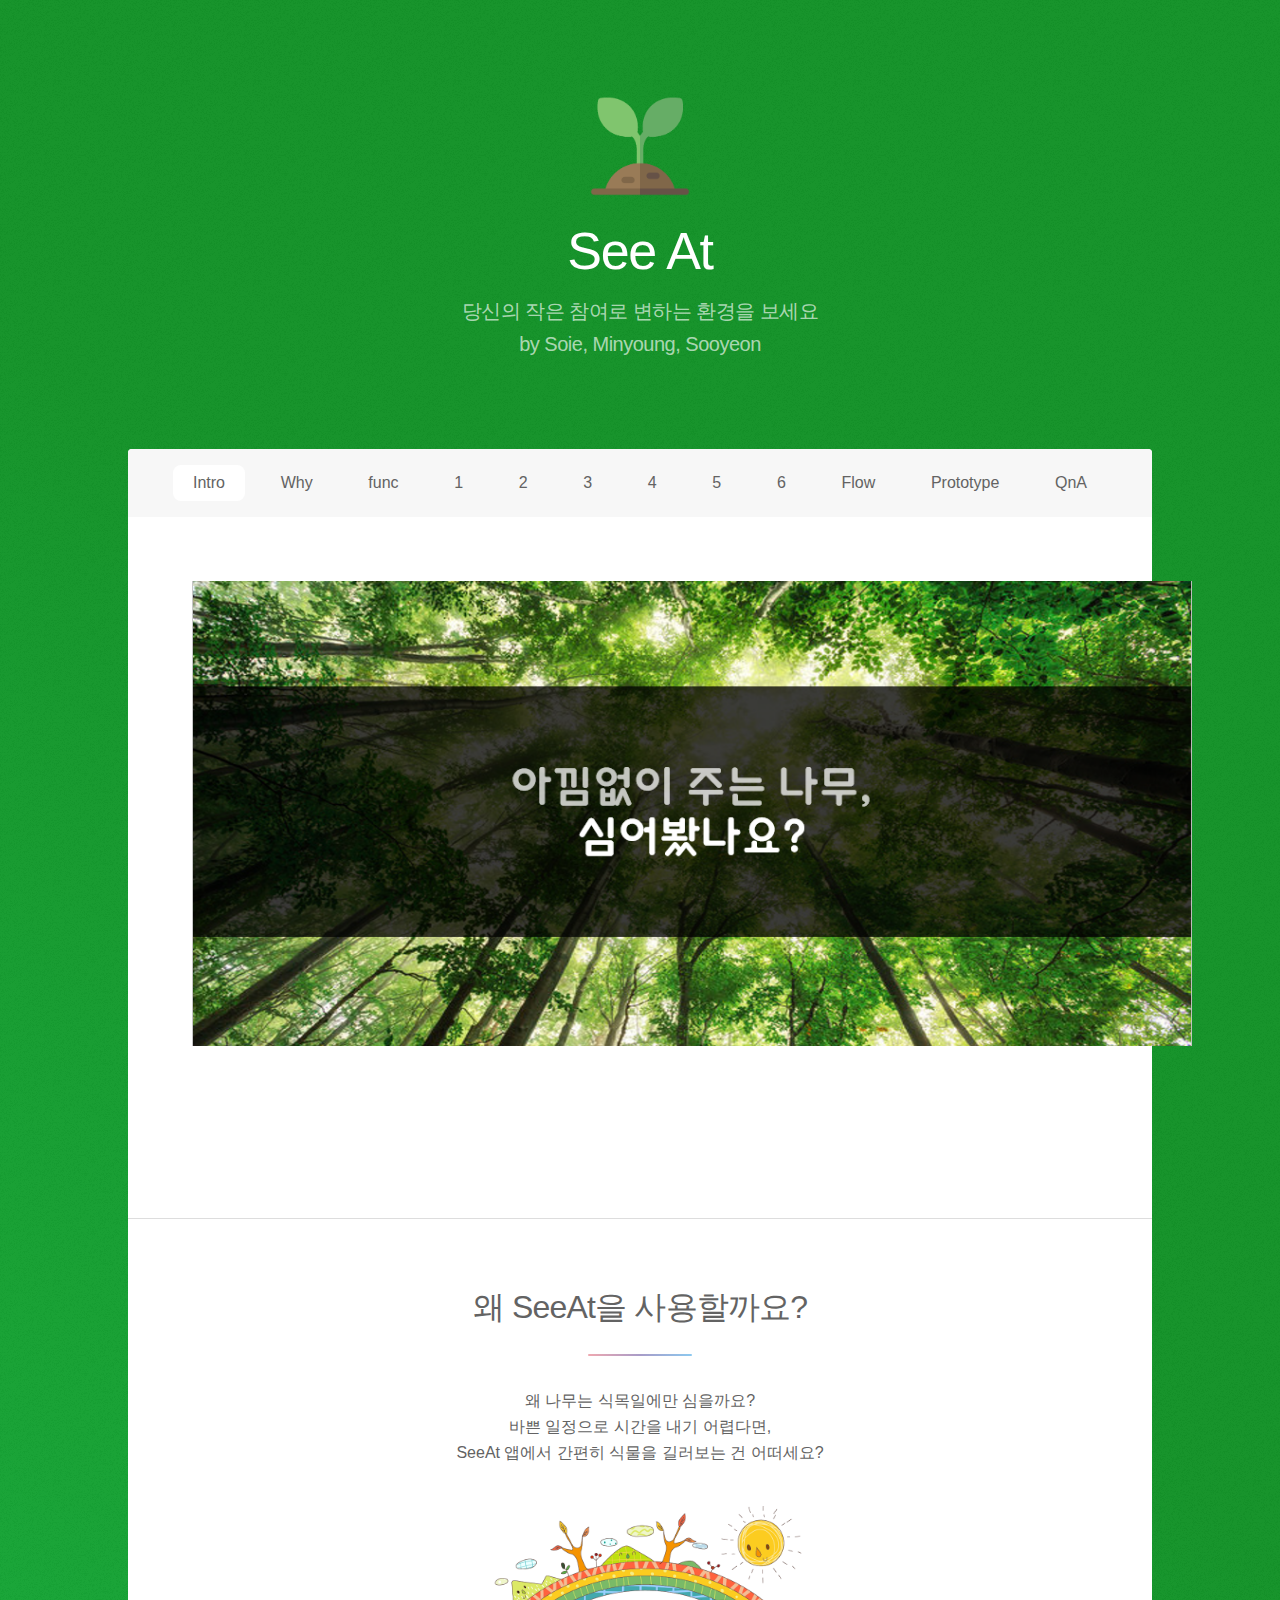
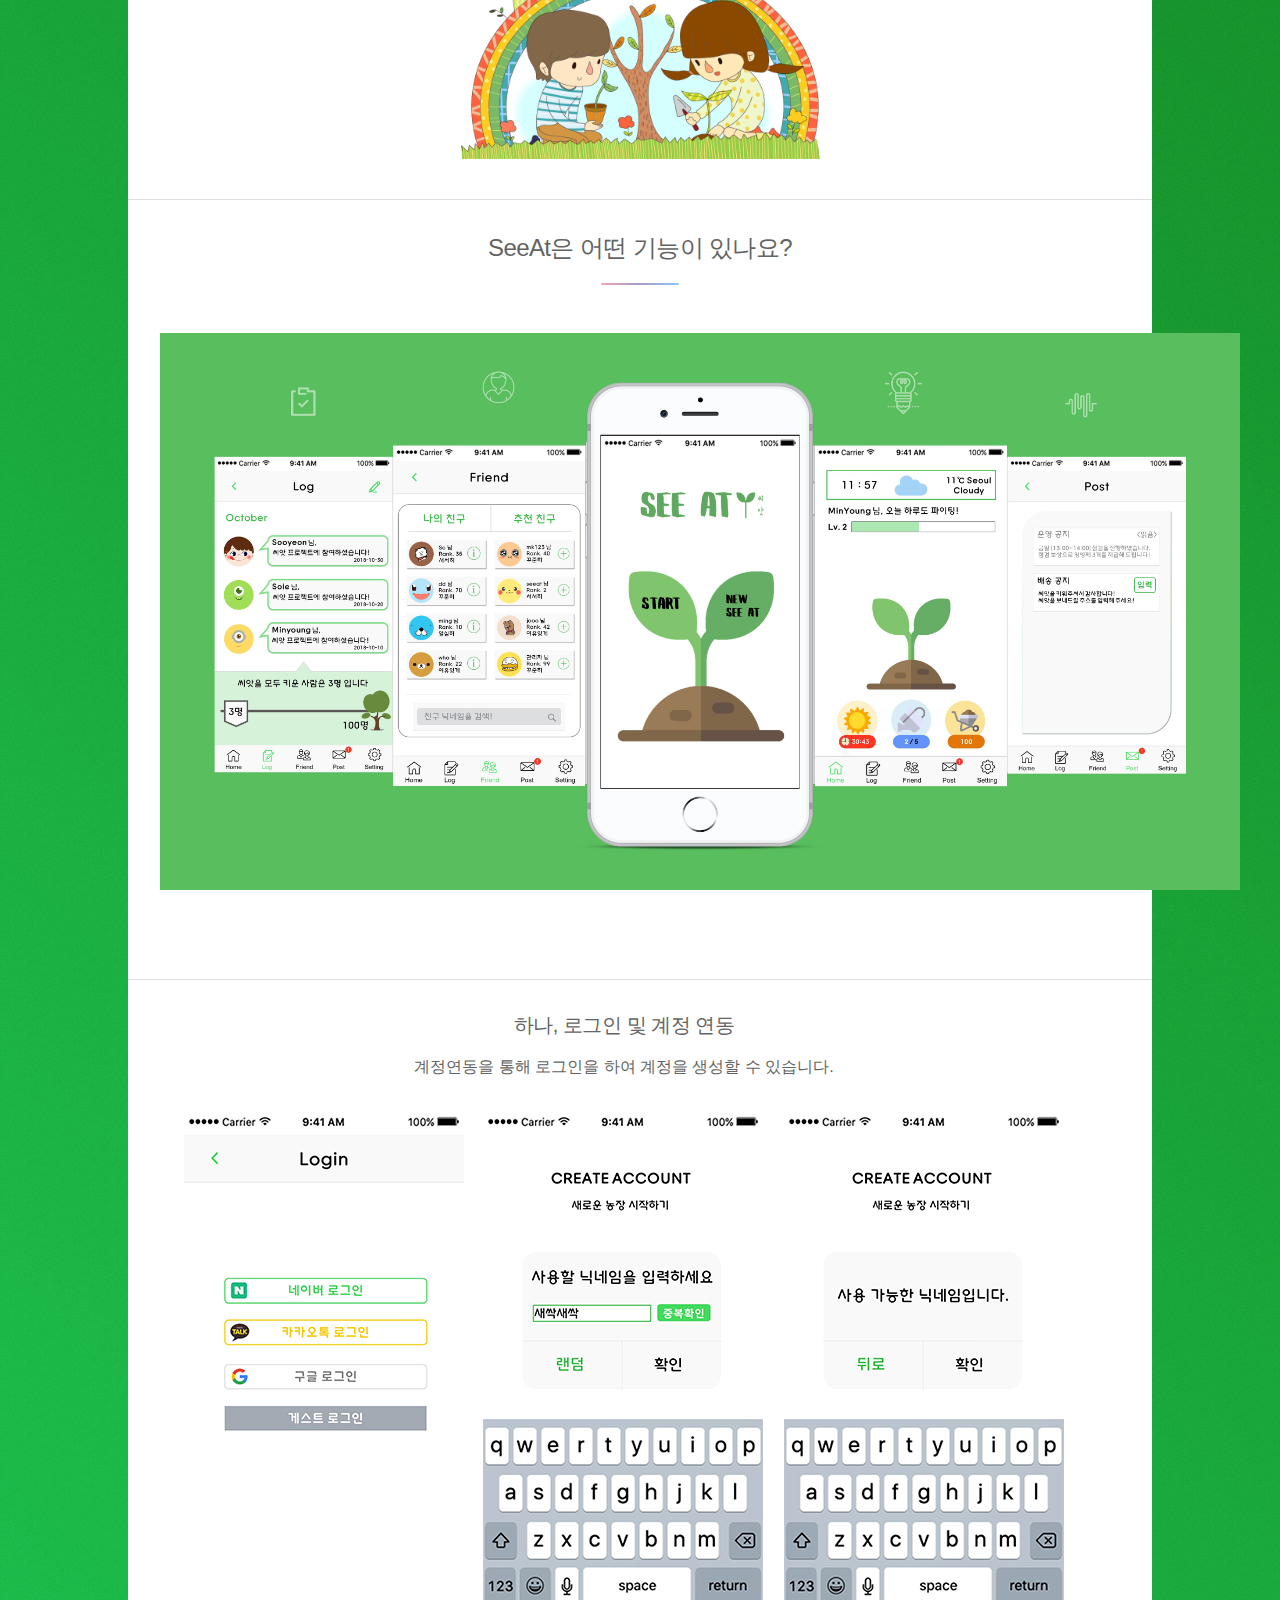
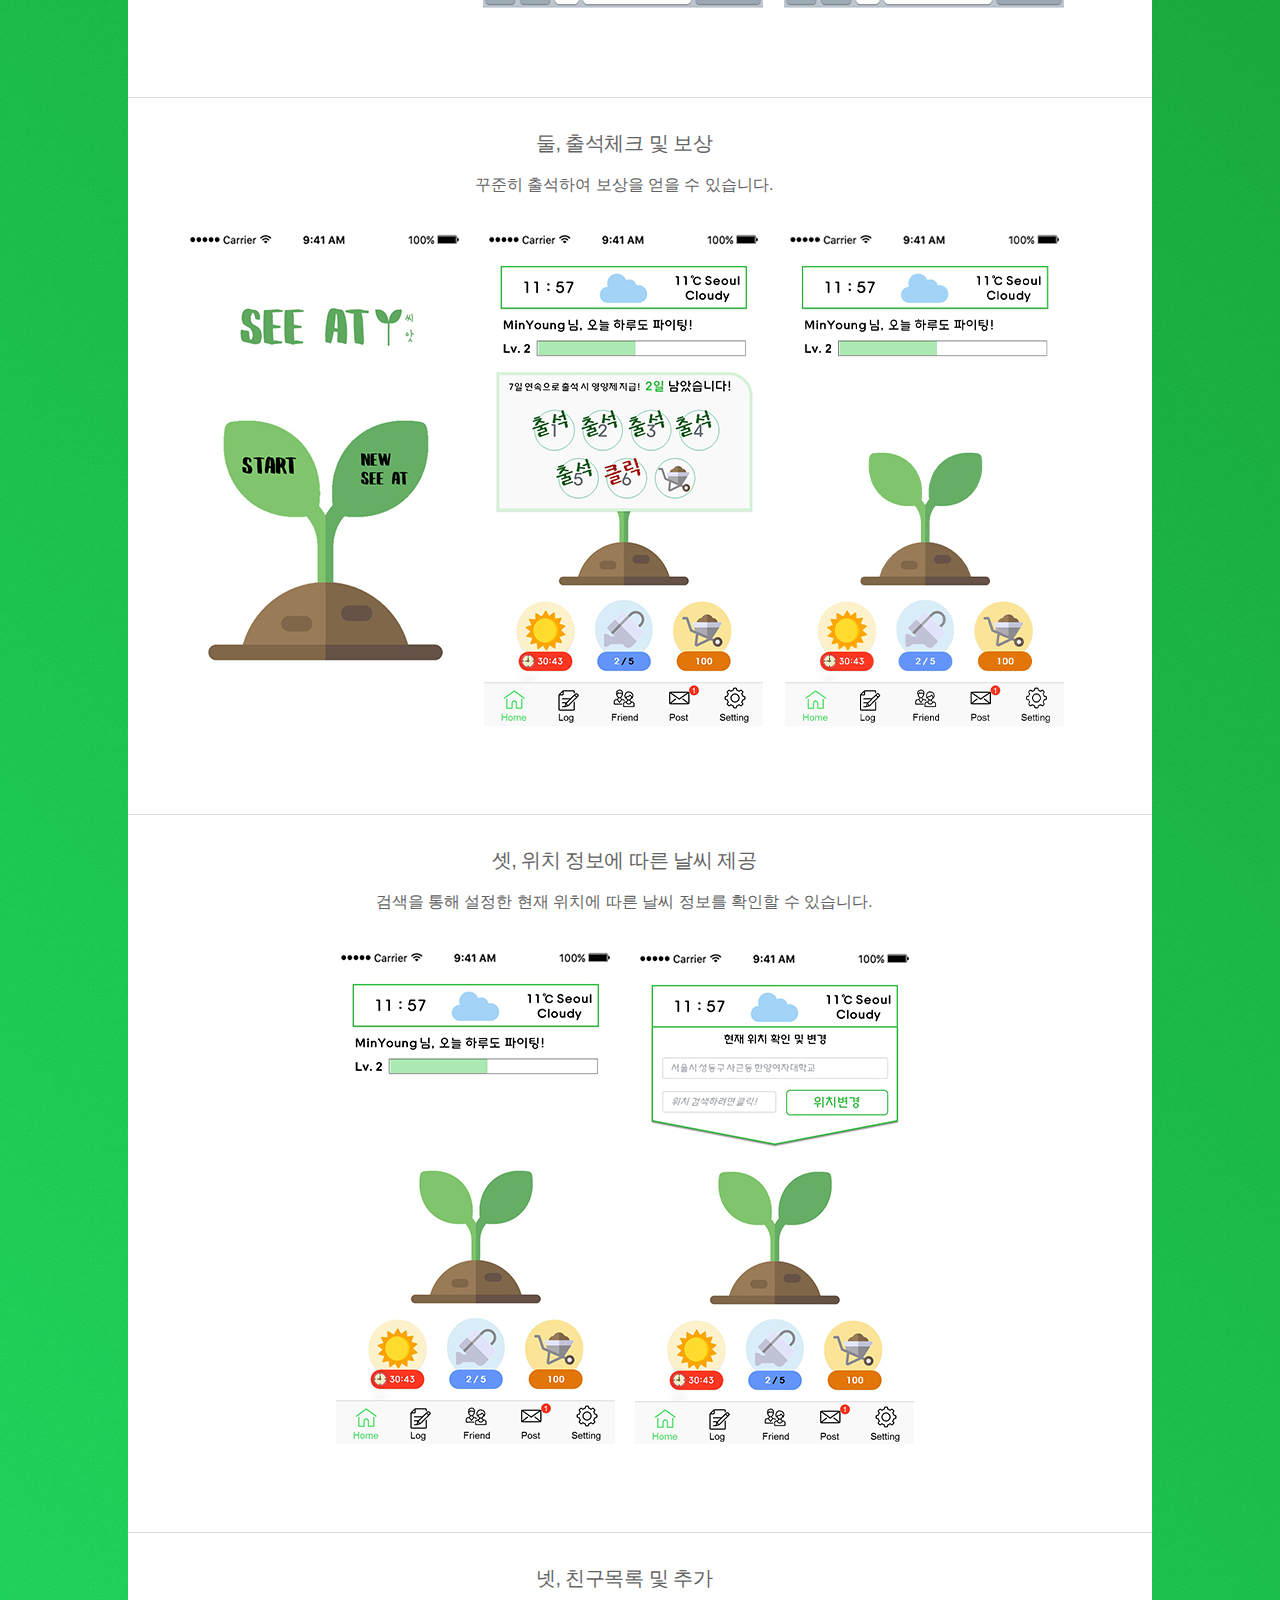
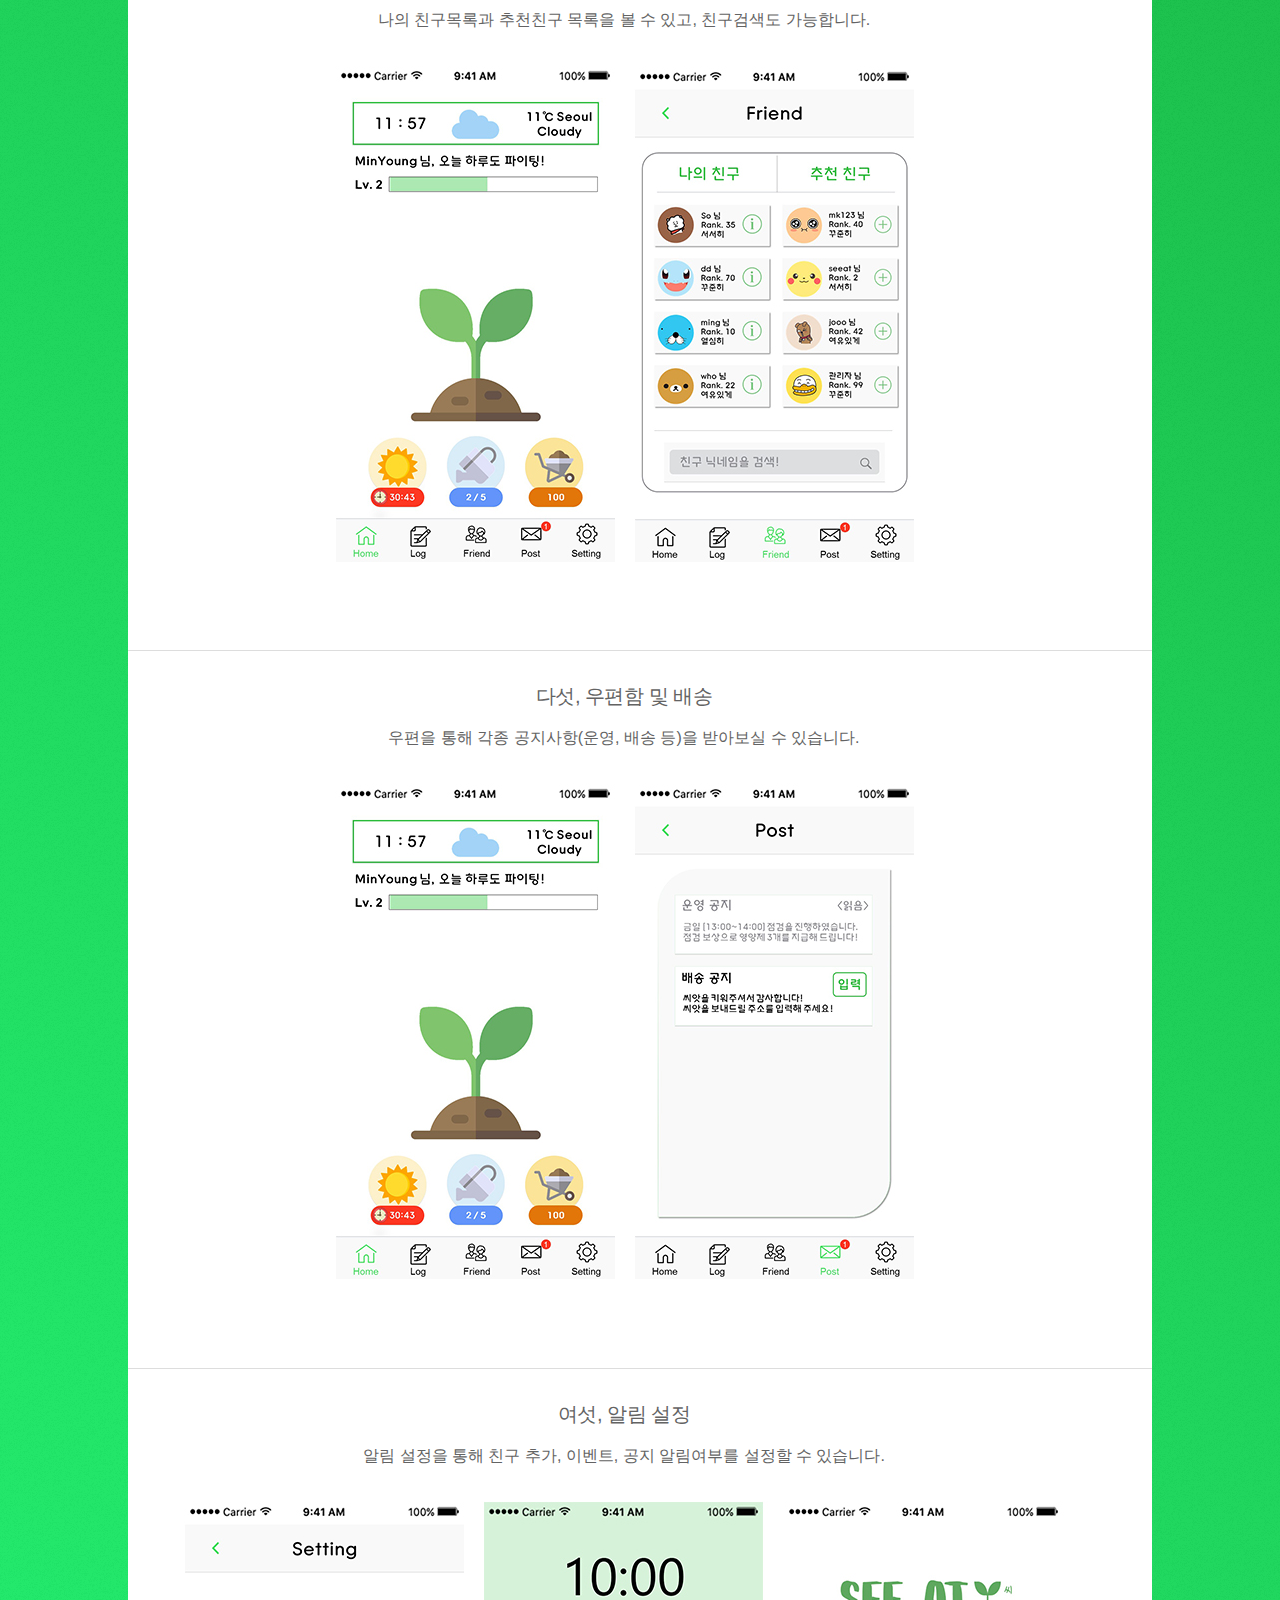
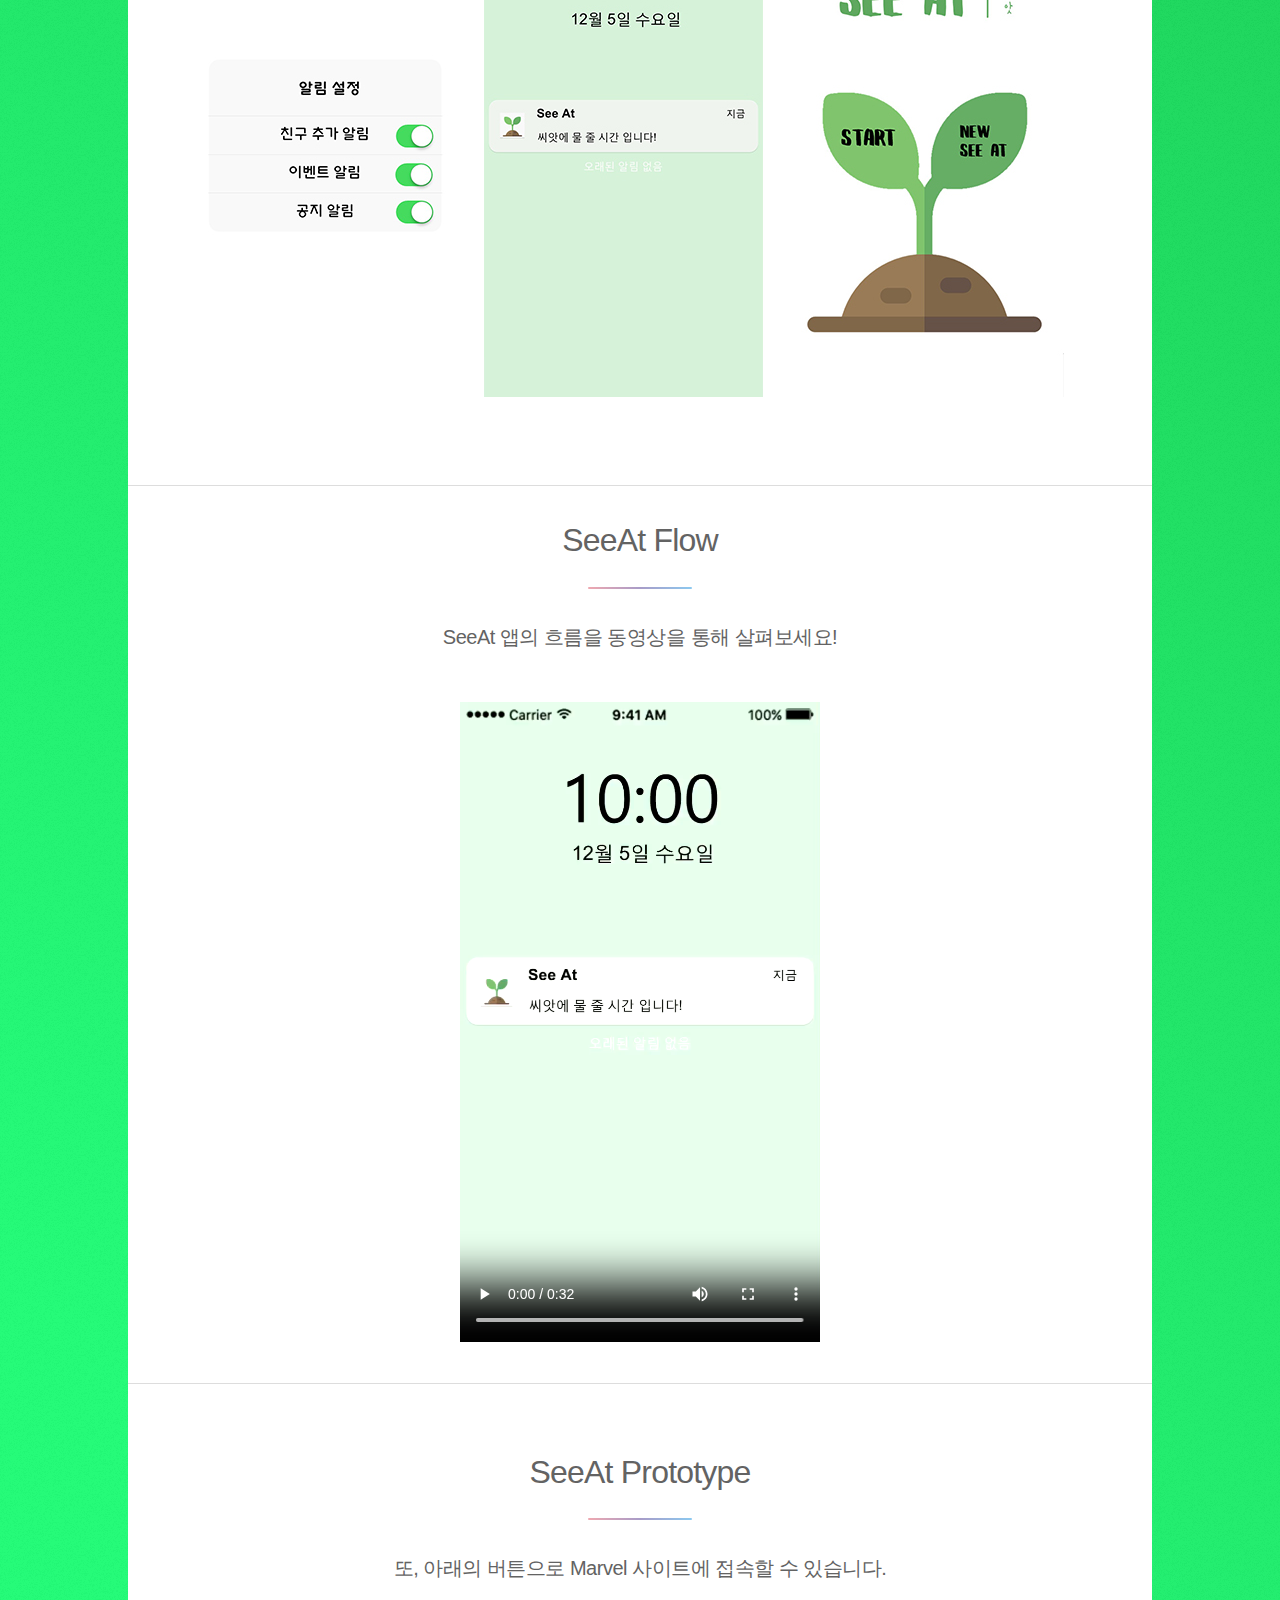
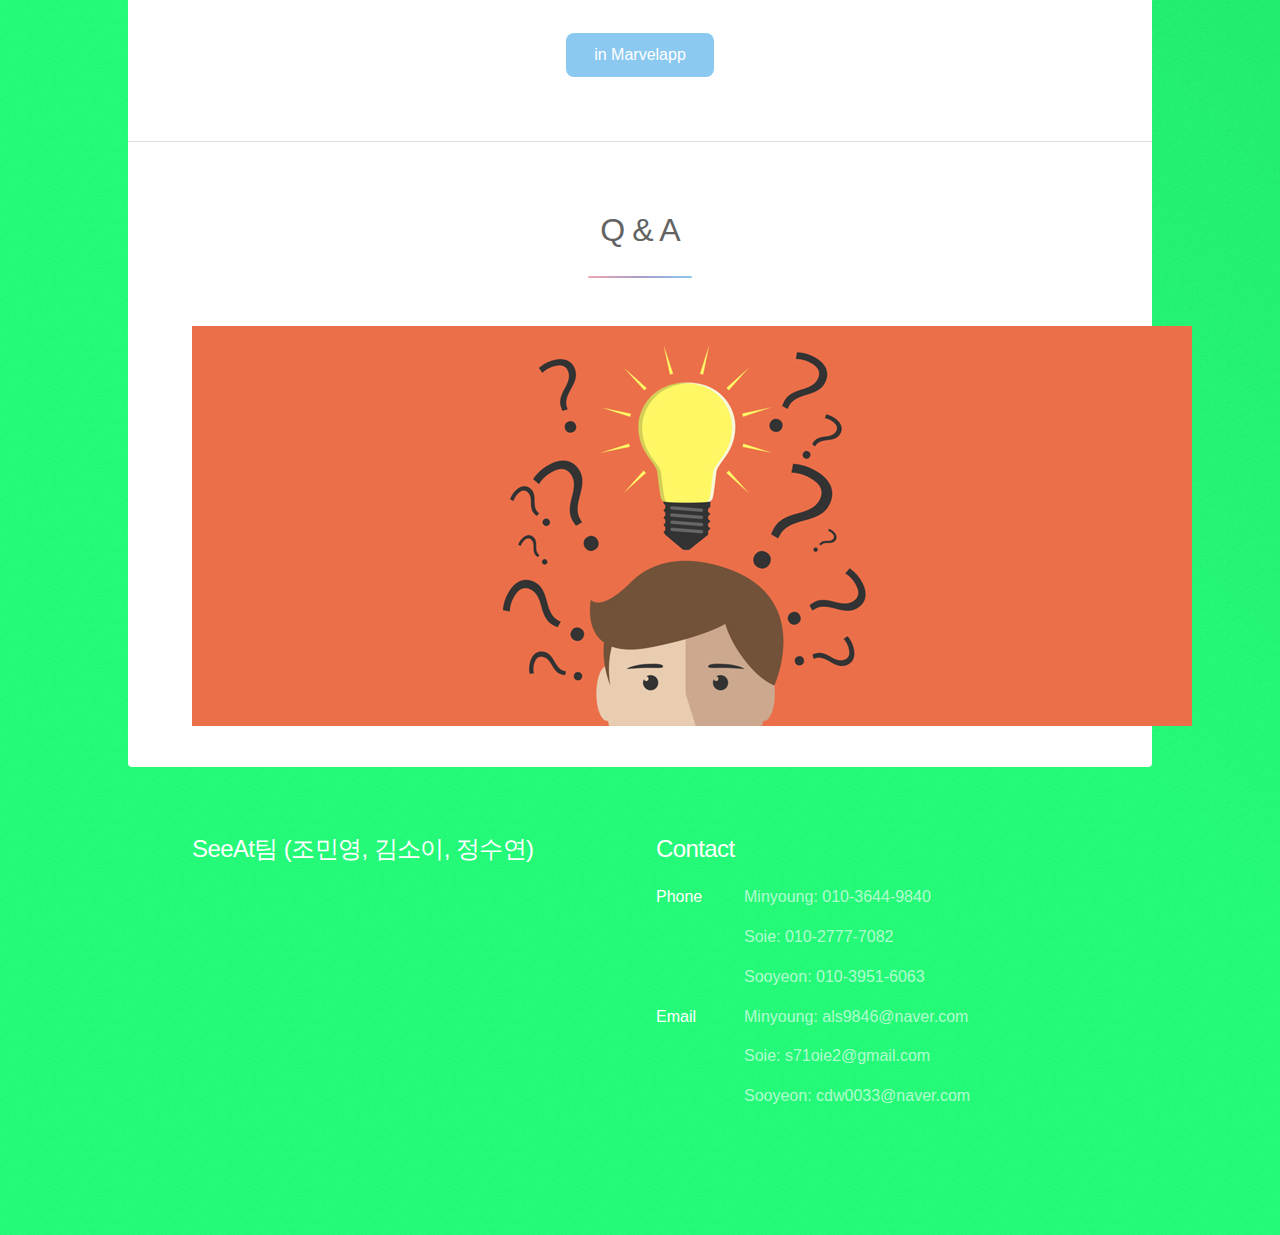
<file: index.html>
<!DOCTYPE HTML>
<!--
	Stellar by HTML5 UP
	html5up.net | @ajlkn
	Free for personal and commercial use under the CCA 3.0 license (html5up.net/license)
-->
<html>
	<head>
		<title>SeeAt</title>
		<meta charset="utf-8" />
		<meta name="viewport" content="width=device-width, initial-scale=1, user-scalable=no" />
		<link href="https://fonts.googleapis.com/css?family=Noto+Sans+KR" rel="stylesheet">
		<link rel="stylesheet" href="assets/css/main.css" />
		<noscript><link rel="stylesheet" href="assets/css/noscript.css" /></noscript>
	</head>
	<body class="is-preload">

		<!-- Wrapper -->
			<div id="wrapper">

				<!-- Header -->
					<header id="header" class="alt">
						<span class="logo"><img src="images/seeat_logo.png" alt="" style="width:100px; height:100px" /></span><!--앱 메인화면 새싹?그거-->
						<h1>See At</h1>
						<p>당신의 작은 참여로 변하는 환경을 보세요 <br />
						by Soie, Minyoung, Sooyeon </p>
					</header>

				<!-- Nav -->
					<nav id="nav">
						<ul><!-- 목차 -->
							<li><a href="#intro" class="active">Intro</a></li>
							<li><a href="#intro2">Why</a></li>
							<li><a href="#function">func</a></li>
							<li><a href="#first">1</a></li>
							<li><a href="#second">2</a></li>
							<li><a href="#third">3</a></li>
							<li><a href="#fourth">4</a></li>
							<li><a href="#fifth">5</a></li>
							<li><a href="#sixth">6</a></li>
							<li><a href="#flow">Flow</a></li>
							<li><a href="#cta">Prototype</a></li>
							<li><a href="#qna">QnA</a></li>
						</ul>
					</nav>

				<!-- Main -->
					<div id="main">

						<!-- Introduction -->
							<section id="intro" class="main special">
								<div class="spotlight">
									<div class="content">
										<img src="images/tree.png" style="width: 1000px; padding-bottom: 100px"/>
									</div>
								</div>
							</section>

							<section id="intro2" class="main special">
								<div class="spotlight">
									<div class="content">
										<header class="major">
											<h2>왜<strong> SeeAt</strong>을 사용할까요?</h2>
										</header>
										<p style="display: inline-block"> 왜 나무는 식목일에만 심을까요? <br/>
											바쁜 일정으로 시간을 내기 어렵다면, <br/>
											SeeAt 앱에서 간편히 식물을 길러보는 건 어떠세요?
										</p>
									</div>
								</div>
								<span><img src="images/tree2.png" style="width: 400px"/></span>
							</section>

						<!-- First Section -->
							<section class="main special" id="function" style="padding-top: 30px">
								<header class="major">
									<h2 style="font-size: 1.5em"><strong>SeeAt</strong>은 어떤 기능이 있나요?</h2>
								</header>
								<ul class="features">
									<img src="images/func.jpg" width="1080px"/>
								</ul>
							</section>

							<section id="first" class="main special" style="padding-top: 30px">
								<ul class="features">
									<h3>하나, 로그인 및 계정 연동</h3>
									<p>계정연동을 통해 로그인을 하여 계정을 생성할 수 있습니다.</p>
									<img src="images/기능1.jpg" />
								</ul>
							</section>
							<section id="second" class="main special" style="padding-top: 30px">
								<ul class="features">
									<h3>둘, 출석체크 및 보상</h3>
									<p>꾸준히 출석하여 보상을 얻을 수 있습니다.</p>
									<img src="images/기능2.jpg" />
								</ul>
							</section>
							<section id="third" class="main special" style="padding-top: 30px">
								<ul class="features">
									<h3>셋, 위치 정보에 따른 날씨 제공</h3>
									<p>검색을 통해 설정한 현재 위치에 따른 날씨 정보를 확인할 수 있습니다.</p>
									<img src="images/기능3.jpg" />
								</ul>
							</section>
							<section id="fourth" class="main special" style="padding-top: 30px">
								<ul class="features">
									<h3>넷, 친구목록 및 추가</h3>
									<p>나의 친구목록과 추천친구 목록을 볼 수 있고, 친구검색도 가능합니다.</p>
									<img src="images/기능4.jpg" />
								</ul>
							</section>
							<section id="fifth" class="main special" style="padding-top: 30px">
								<ul class="features">
									<h3>다섯, 우편함 및 배송</h3>
									<p>우편을 통해 각종 공지사항(운영, 배송 등)을 받아보실 수 있습니다.</p>
									<img src="images/기능5.jpg" />
								</ul>
							</section>
							<section id="sixth" class="main special" style="padding-top: 30px">
								<ul class="features">
									<h3>여섯, 알림 설정</h3>
									<p>알림 설정을 통해 친구 추가, 이벤트, 공지 알림여부를 설정할 수 있습니다.</p>
									<img src="images/기능6.jpg" />
								</ul>
							</section>



						<!-- Get Started -->
							<section id="flow" class="main special" style="padding-top: 30px">
								<header class="major">
									<h2>SeeAt Flow</h2>
									<p>SeeAt 앱의 흐름을 동영상을 통해 살펴보세요! <br />
								</header>
								<footer class="major">
									<video src="video/seeat1.MOV" preload controls width="360"></video>
								</footer>
							</section>

							<section id="cta" class="main special">
								<header class="major">
									<h2>SeeAt Prototype</h2>
									<p>또, 아래의 버튼으로 Marvel 사이트에 접속할 수 있습니다.</p>
								</header>
								<footer class="major">
									<ul class="actions special">
										<li><a href="https://marvelapp.com/aa2b4ce/screen/51075147" class="button primary">in Marvelapp</a></li>
									</ul>
								</footer>
							</section>

							<section class="main special" id="qna">
								<header class="major">
									<h2>Q & A</h2>
								</header>
								<footer class="major">
									<img src="images/quest.jpg"/>
								</footer>
							</section>
					</div>

				<!-- Footer -->
					<footer id="footer">
						<section>
							<h2>SeeAt팀 (조민영, 김소이, 정수연)</h2>
							<p></p>
						</section>
						<section>
							<h2>Contact</h2>
							<dl class="alt">
								<dt>Phone</dt>
								<dd>Minyoung: 010-3644-9840</dd>
								<dd>Soie: 010-2777-7082</dd>
								<dd>Sooyeon: 010-3951-6063</dd>
								<dt>Email</dt>
								<dd>Minyoung: als9846@naver.com</dd>
								<dd>Soie: s71oie2@gmail.com</dd>
								<dd>Sooyeon: cdw0033@naver.com</dd>
							</dl>
						</section>
					</footer>

			</div>

		<!-- Scripts -->
			<script src="assets/js/jquery.min.js"></script>
			<script src="assets/js/jquery.scrollex.min.js"></script>
			<script src="assets/js/jquery.scrolly.min.js"></script>
			<script src="assets/js/browser.min.js"></script>
			<script src="assets/js/breakpoints.min.js"></script>
			<script src="assets/js/util.js"></script>
			<script src="assets/js/main.js"></script>

	</body>
</html>
</file>
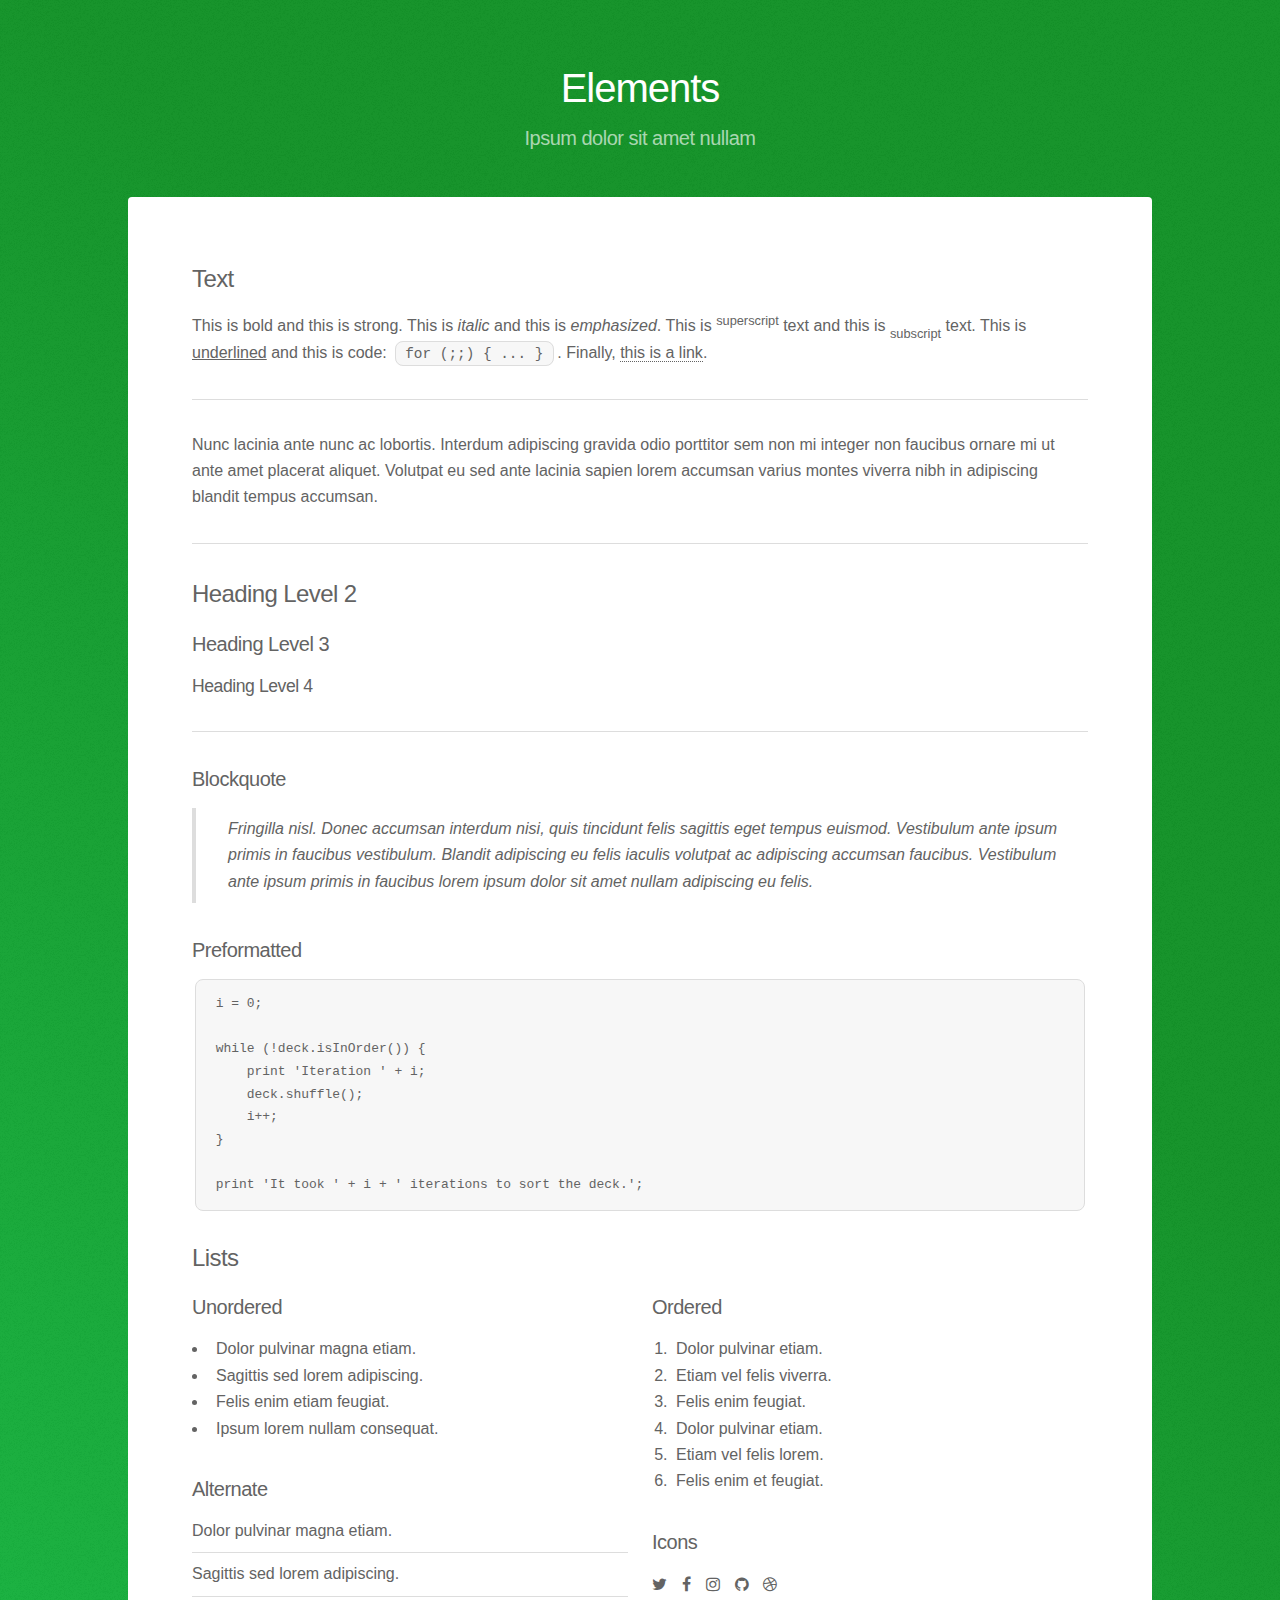
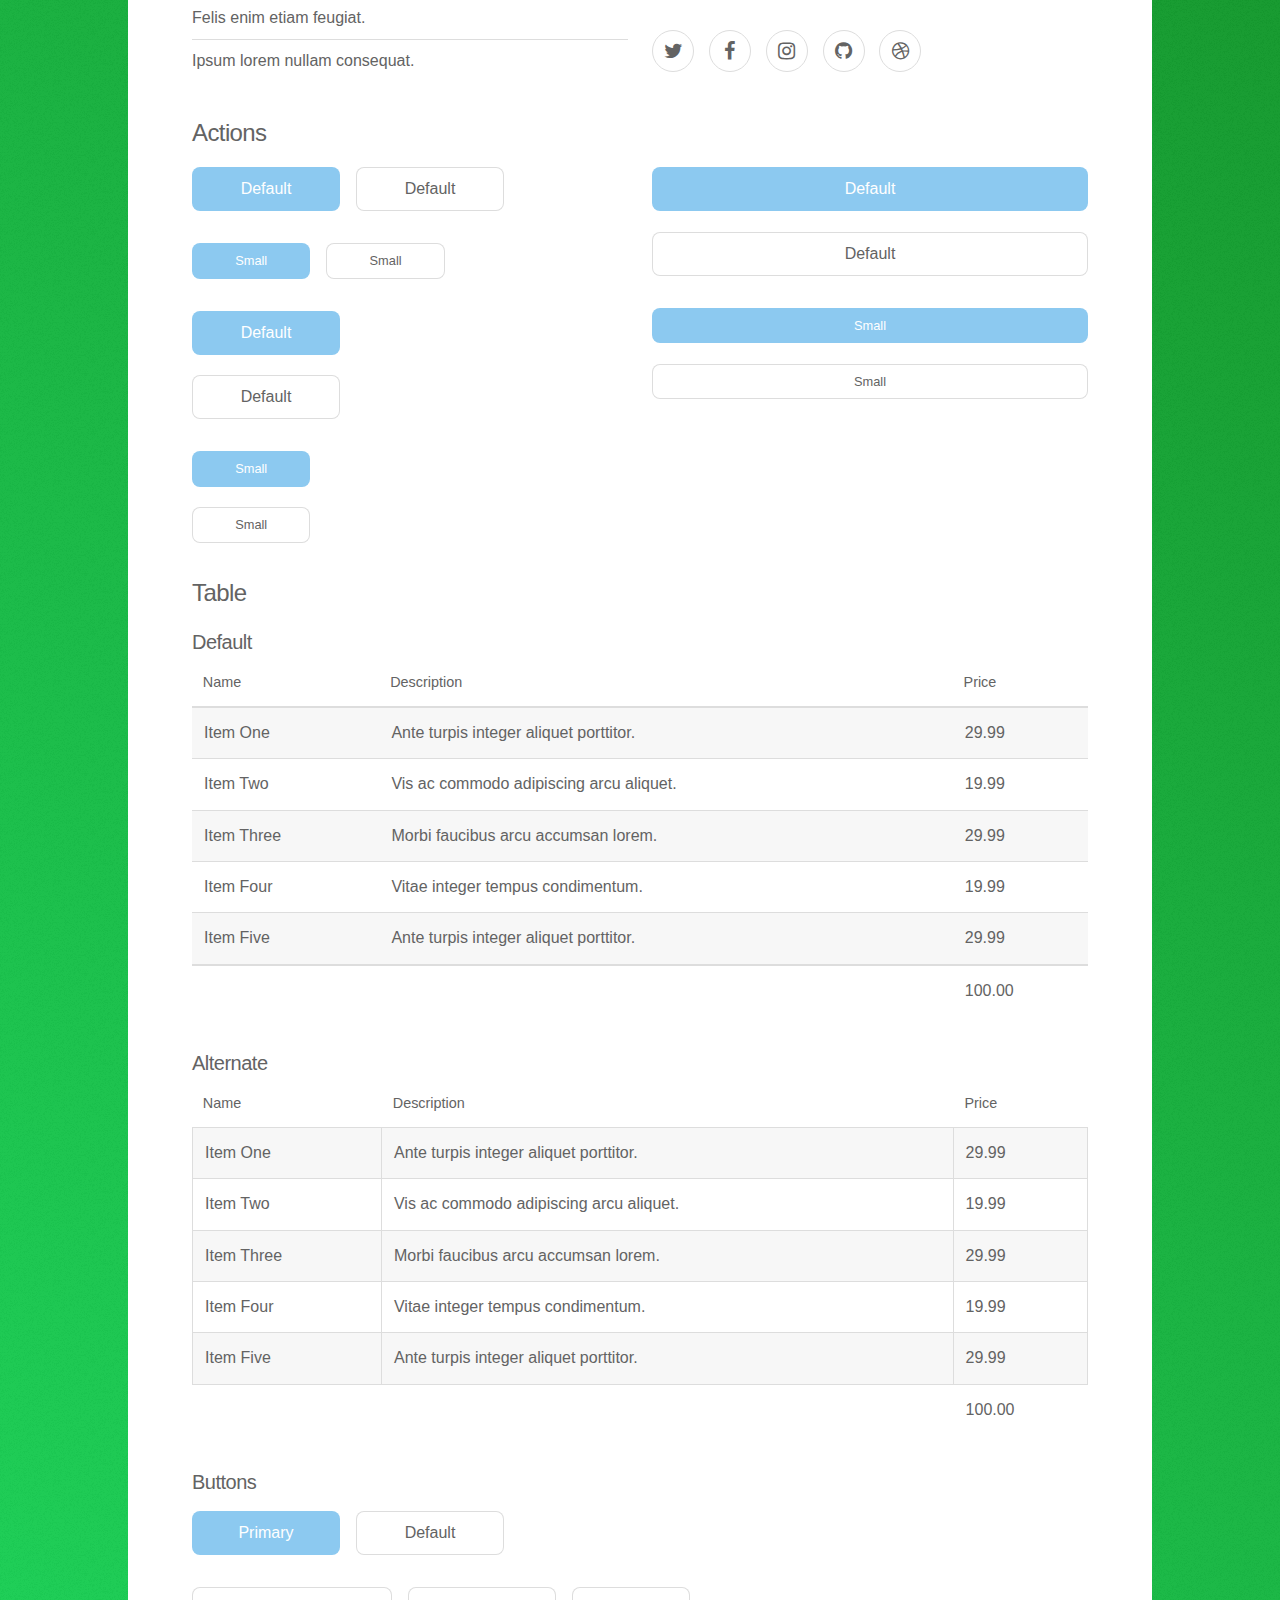
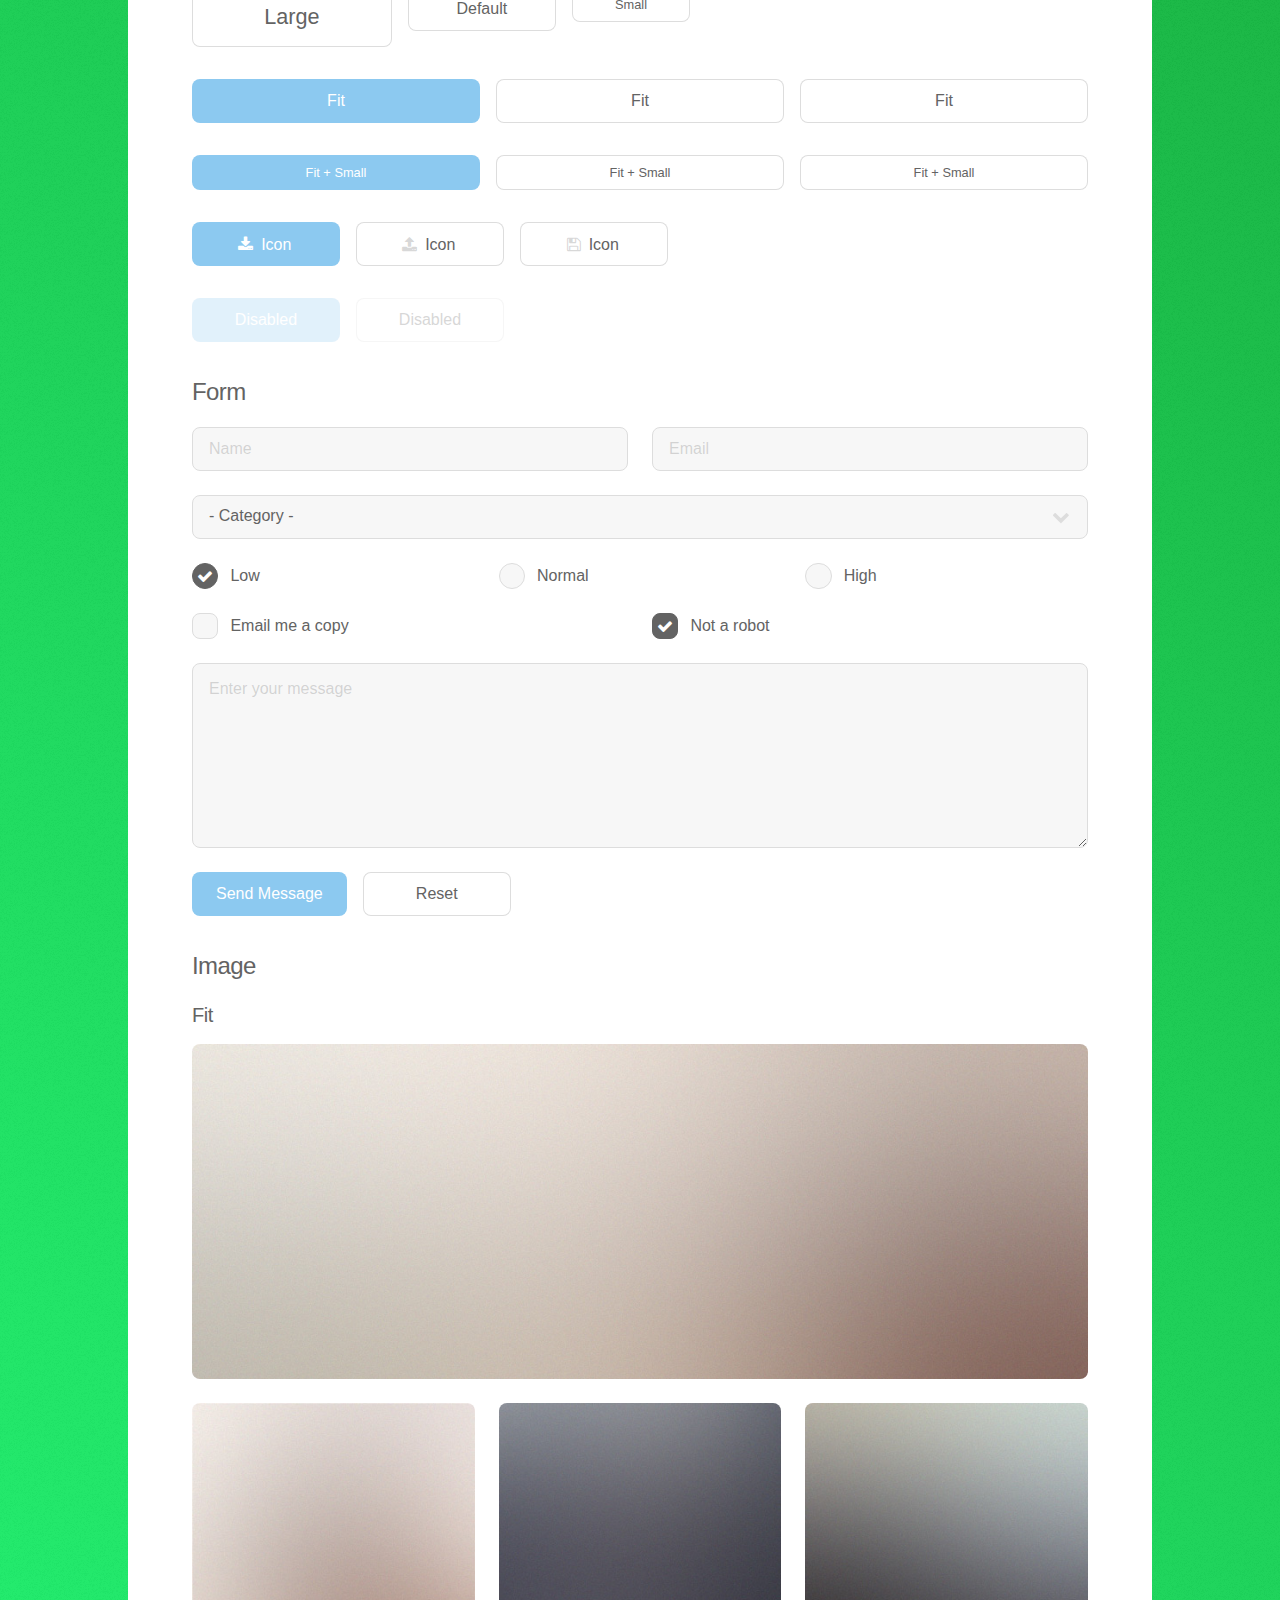
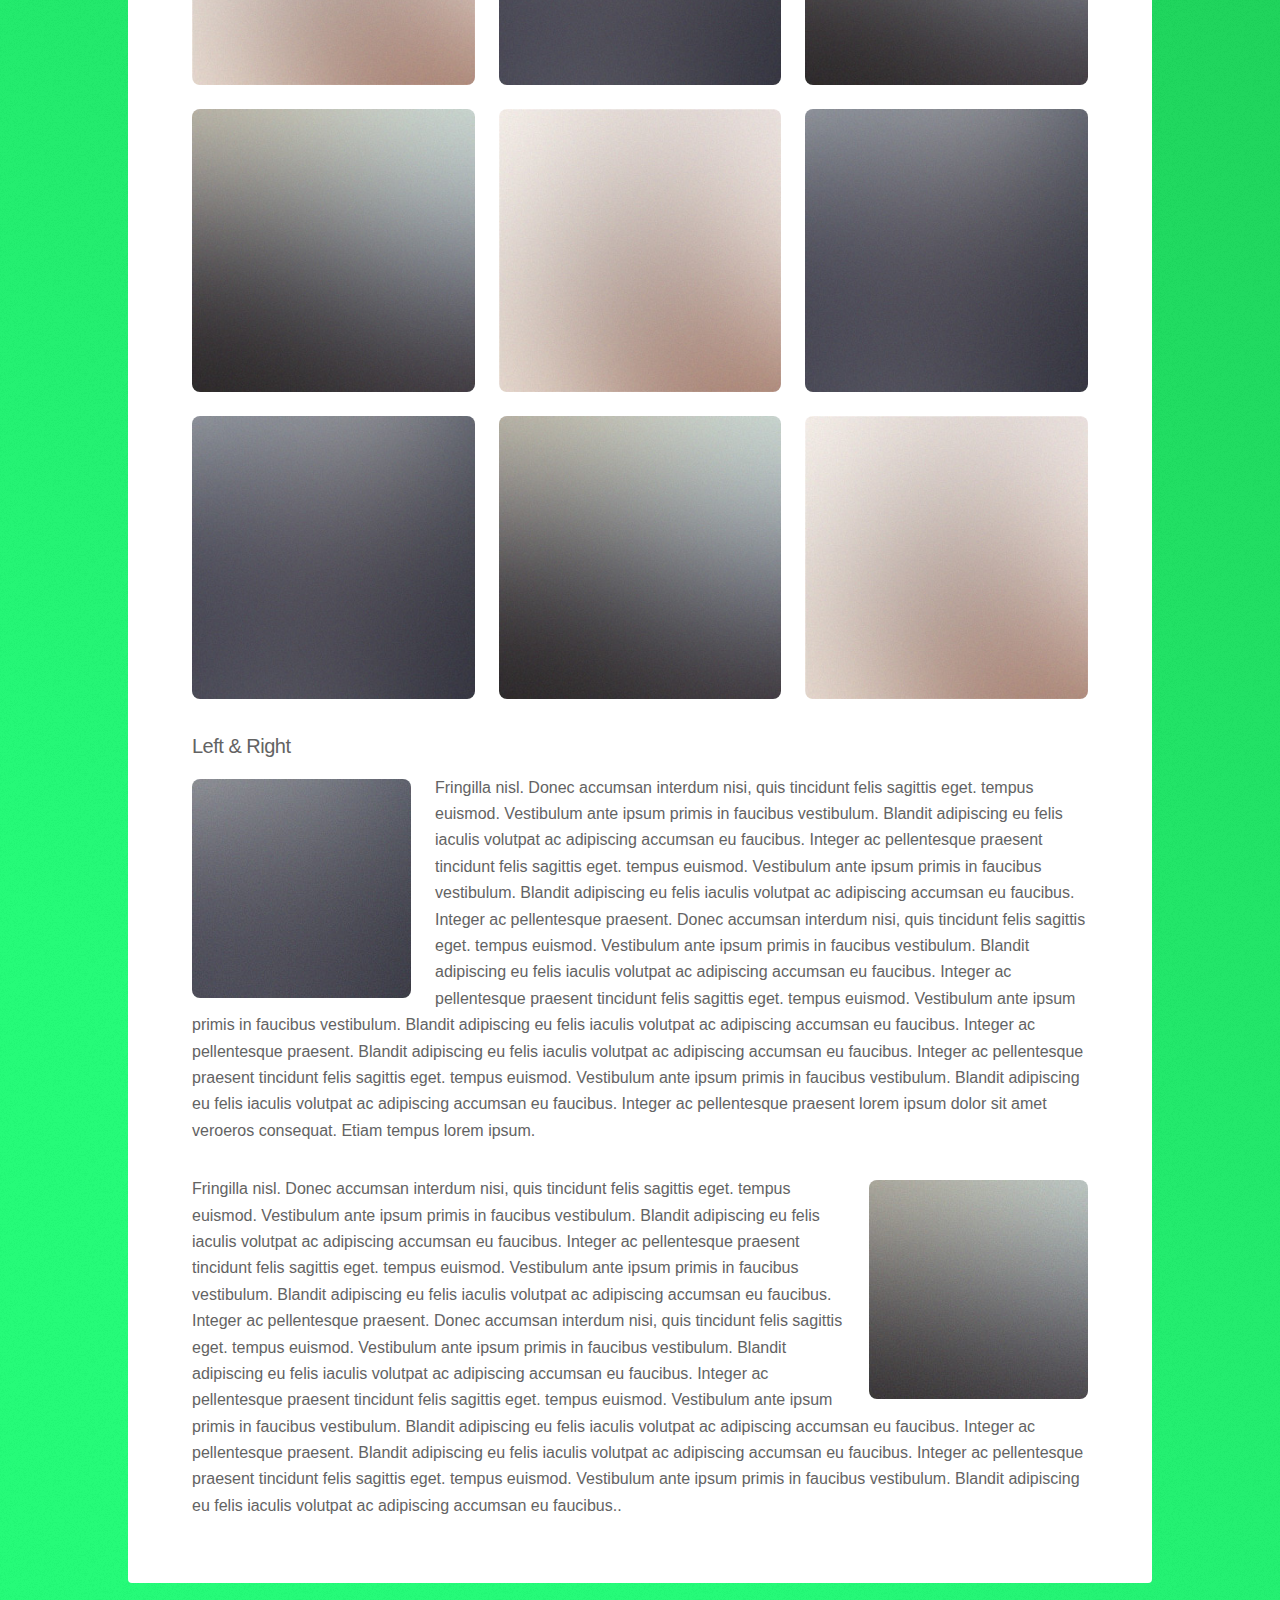
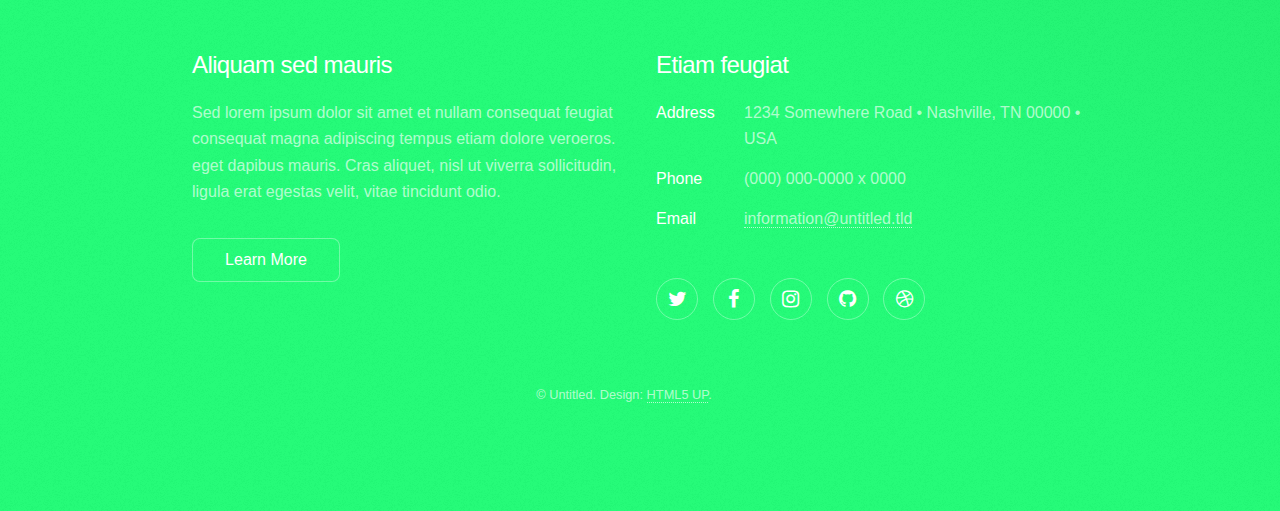
<file: elements.html>
<!DOCTYPE HTML>
<!--
	Stellar by HTML5 UP
	html5up.net | @ajlkn
	Free for personal and commercial use under the CCA 3.0 license (html5up.net/license)
-->
<html>
	<head>
		<title>Elements - Stellar by HTML5 UP</title>
		<meta charset="utf-8" />
		<meta name="viewport" content="width=device-width, initial-scale=1, user-scalable=no" />
		<link rel="stylesheet" href="assets/css/main.css" />
		<noscript><link rel="stylesheet" href="assets/css/noscript.css" /></noscript>
	</head>
	<body class="is-preload">

		<!-- Wrapper -->
			<div id="wrapper">

				<!-- Header -->
					<header id="header">
						<h1>Elements</h1>
						<p>Ipsum dolor sit amet nullam</p>
					</header>

				<!-- Main -->
					<div id="main">

						<!-- Content -->
							<section id="content" class="main">

								<!-- Text -->
									<section>
										<h2>Text</h2>
										<p>This is <b>bold</b> and this is <strong>strong</strong>. This is <i>italic</i> and this is <em>emphasized</em>.
										This is <sup>superscript</sup> text and this is <sub>subscript</sub> text.
										This is <u>underlined</u> and this is code: <code>for (;;) { ... }</code>. Finally, <a href="#">this is a link</a>.</p>
										<hr />
										<p>Nunc lacinia ante nunc ac lobortis. Interdum adipiscing gravida odio porttitor sem non mi integer non faucibus ornare mi ut ante amet placerat aliquet. Volutpat eu sed ante lacinia sapien lorem accumsan varius montes viverra nibh in adipiscing blandit tempus accumsan.</p>
										<hr />
										<h2>Heading Level 2</h2>
										<h3>Heading Level 3</h3>
										<h4>Heading Level 4</h4>
										<hr />
										<h3>Blockquote</h3>
										<blockquote>Fringilla nisl. Donec accumsan interdum nisi, quis tincidunt felis sagittis eget tempus euismod. Vestibulum ante ipsum primis in faucibus vestibulum. Blandit adipiscing eu felis iaculis volutpat ac adipiscing accumsan faucibus. Vestibulum ante ipsum primis in faucibus lorem ipsum dolor sit amet nullam adipiscing eu felis.</blockquote>
										<h3>Preformatted</h3>
										<pre><code>i = 0;

while (!deck.isInOrder()) {
    print 'Iteration ' + i;
    deck.shuffle();
    i++;
}

print 'It took ' + i + ' iterations to sort the deck.';</code></pre>
									</section>

								<!-- Lists -->
									<section>
										<h2>Lists</h2>
										<div class="row">
											<div class="col-6 col-12-medium">
												<h3>Unordered</h3>
												<ul>
													<li>Dolor pulvinar magna etiam.</li>
													<li>Sagittis sed lorem adipiscing.</li>
													<li>Felis enim etiam feugiat.</li>
													<li>Ipsum lorem nullam consequat.</li>
												</ul>
												<h3>Alternate</h3>
												<ul class="alt">
													<li>Dolor pulvinar magna etiam.</li>
													<li>Sagittis sed lorem adipiscing.</li>
													<li>Felis enim etiam feugiat.</li>
													<li>Ipsum lorem nullam consequat.</li>
												</ul>
											</div>
											<div class="col-6 col-12-medium">
												<h3>Ordered</h3>
												<ol>
													<li>Dolor pulvinar etiam.</li>
													<li>Etiam vel felis viverra.</li>
													<li>Felis enim feugiat.</li>
													<li>Dolor pulvinar etiam.</li>
													<li>Etiam vel felis lorem.</li>
													<li>Felis enim et feugiat.</li>
												</ol>
												<h3>Icons</h3>
												<ul class="icons">
													<li><a href="#" class="icon fa-twitter"><span class="label">Twitter</span></a></li>
													<li><a href="#" class="icon fa-facebook"><span class="label">Facebook</span></a></li>
													<li><a href="#" class="icon fa-instagram"><span class="label">Instagram</span></a></li>
													<li><a href="#" class="icon fa-github"><span class="label">GitHub</span></a></li>
													<li><a href="#" class="icon fa-dribbble"><span class="label">Dribbble</span></a></li>
												</ul>
												<ul class="icons">
													<li><a href="#" class="icon alt fa-twitter"><span class="label">Twitter</span></a></li>
													<li><a href="#" class="icon alt fa-facebook"><span class="label">Facebook</span></a></li>
													<li><a href="#" class="icon alt fa-instagram"><span class="label">Instagram</span></a></li>
													<li><a href="#" class="icon alt fa-github"><span class="label">GitHub</span></a></li>
													<li><a href="#" class="icon alt fa-dribbble"><span class="label">Dribbble</span></a></li>
												</ul>
											</div>
										</div>
										<h2>Actions</h2>
										<div class="row">
											<div class="col-6 col-12-medium">
												<ul class="actions">
													<li><a href="#" class="button primary">Default</a></li>
													<li><a href="#" class="button">Default</a></li>
												</ul>
												<ul class="actions small">
													<li><a href="#" class="button primary small">Small</a></li>
													<li><a href="#" class="button small">Small</a></li>
												</ul>
												<ul class="actions stacked">
													<li><a href="#" class="button primary">Default</a></li>
													<li><a href="#" class="button">Default</a></li>
												</ul>
												<ul class="actions stacked">
													<li><a href="#" class="button primary small">Small</a></li>
													<li><a href="#" class="button small">Small</a></li>
												</ul>
											</div>
											<div class="col-6 col-12-medium">
												<ul class="actions stacked">
													<li><a href="#" class="button primary fit">Default</a></li>
													<li><a href="#" class="button fit">Default</a></li>
												</ul>
												<ul class="actions stacked">
													<li><a href="#" class="button primary small fit">Small</a></li>
													<li><a href="#" class="button small fit">Small</a></li>
												</ul>
											</div>
										</div>
									</section>

								<!-- Table -->
									<section>
										<h2>Table</h2>
										<h3>Default</h3>
										<div class="table-wrapper">
											<table>
												<thead>
													<tr>
														<th>Name</th>
														<th>Description</th>
														<th>Price</th>
													</tr>
												</thead>
												<tbody>
													<tr>
														<td>Item One</td>
														<td>Ante turpis integer aliquet porttitor.</td>
														<td>29.99</td>
													</tr>
													<tr>
														<td>Item Two</td>
														<td>Vis ac commodo adipiscing arcu aliquet.</td>
														<td>19.99</td>
													</tr>
													<tr>
														<td>Item Three</td>
														<td> Morbi faucibus arcu accumsan lorem.</td>
														<td>29.99</td>
													</tr>
													<tr>
														<td>Item Four</td>
														<td>Vitae integer tempus condimentum.</td>
														<td>19.99</td>
													</tr>
													<tr>
														<td>Item Five</td>
														<td>Ante turpis integer aliquet porttitor.</td>
														<td>29.99</td>
													</tr>
												</tbody>
												<tfoot>
													<tr>
														<td colspan="2"></td>
														<td>100.00</td>
													</tr>
												</tfoot>
											</table>
										</div>

										<h3>Alternate</h3>
										<div class="table-wrapper">
											<table class="alt">
												<thead>
													<tr>
														<th>Name</th>
														<th>Description</th>
														<th>Price</th>
													</tr>
												</thead>
												<tbody>
													<tr>
														<td>Item One</td>
														<td>Ante turpis integer aliquet porttitor.</td>
														<td>29.99</td>
													</tr>
													<tr>
														<td>Item Two</td>
														<td>Vis ac commodo adipiscing arcu aliquet.</td>
														<td>19.99</td>
													</tr>
													<tr>
														<td>Item Three</td>
														<td> Morbi faucibus arcu accumsan lorem.</td>
														<td>29.99</td>
													</tr>
													<tr>
														<td>Item Four</td>
														<td>Vitae integer tempus condimentum.</td>
														<td>19.99</td>
													</tr>
													<tr>
														<td>Item Five</td>
														<td>Ante turpis integer aliquet porttitor.</td>
														<td>29.99</td>
													</tr>
												</tbody>
												<tfoot>
													<tr>
														<td colspan="2"></td>
														<td>100.00</td>
													</tr>
												</tfoot>
											</table>
										</div>
									</section>

								<!-- Buttons -->
									<section>
										<h3>Buttons</h3>
										<ul class="actions">
											<li><a href="#" class="button primary">Primary</a></li>
											<li><a href="#" class="button">Default</a></li>
										</ul>
										<ul class="actions">
											<li><a href="#" class="button large">Large</a></li>
											<li><a href="#" class="button">Default</a></li>
											<li><a href="#" class="button small">Small</a></li>
										</ul>
										<ul class="actions fit">
											<li><a href="#" class="button primary fit">Fit</a></li>
											<li><a href="#" class="button fit">Fit</a></li>
											<li><a href="#" class="button fit">Fit</a></li>
										</ul>
										<ul class="actions fit small">
											<li><a href="#" class="button primary fit small">Fit + Small</a></li>
											<li><a href="#" class="button fit small">Fit + Small</a></li>
											<li><a href="#" class="button fit small">Fit + Small</a></li>
										</ul>
										<ul class="actions">
											<li><a href="#" class="button primary icon fa-download">Icon</a></li>
											<li><a href="#" class="button icon fa-upload">Icon</a></li>
											<li><a href="#" class="button icon fa-save">Icon</a></li>
										</ul>
										<ul class="actions">
											<li><span class="button primary disabled">Disabled</span></li>
											<li><span class="button disabled">Disabled</span></li>
										</ul>
									</section>

								<!-- Form -->
									<section>
										<h2>Form</h2>
										<form method="post" action="#">
											<div class="row gtr-uniform">
												<div class="col-6 col-12-xsmall">
													<input type="text" name="demo-name" id="demo-name" value="" placeholder="Name" />
												</div>
												<div class="col-6 col-12-xsmall">
													<input type="email" name="demo-email" id="demo-email" value="" placeholder="Email" />
												</div>
												<div class="col-12">
													<select name="demo-category" id="demo-category">
														<option value="">- Category -</option>
														<option value="1">Manufacturing</option>
														<option value="1">Shipping</option>
														<option value="1">Administration</option>
														<option value="1">Human Resources</option>
													</select>
												</div>
												<div class="col-4 col-12-small">
													<input type="radio" id="demo-priority-low" name="demo-priority" checked>
													<label for="demo-priority-low">Low</label>
												</div>
												<div class="col-4 col-12-small">
													<input type="radio" id="demo-priority-normal" name="demo-priority">
													<label for="demo-priority-normal">Normal</label>
												</div>
												<div class="col-4 col-12-small">
													<input type="radio" id="demo-priority-high" name="demo-priority">
													<label for="demo-priority-high">High</label>
												</div>
												<div class="col-6 col-12-small">
													<input type="checkbox" id="demo-copy" name="demo-copy">
													<label for="demo-copy">Email me a copy</label>
												</div>
												<div class="col-6 col-12-small">
													<input type="checkbox" id="demo-human" name="demo-human" checked>
													<label for="demo-human">Not a robot</label>
												</div>
												<div class="col-12">
													<textarea name="demo-message" id="demo-message" placeholder="Enter your message" rows="6"></textarea>
												</div>
												<div class="col-12">
													<ul class="actions">
														<li><input type="submit" value="Send Message" class="primary" /></li>
														<li><input type="reset" value="Reset" /></li>
													</ul>
												</div>
											</div>
										</form>
									</section>

								<!-- Image -->
									<section>
										<h2>Image</h2>
										<h3>Fit</h3>
										<div class="box alt">
											<div class="row gtr-uniform">
												<div class="col-12"><span class="image fit"><img src="images/pic04.jpg" alt="" /></span></div>
												<div class="col-4"><span class="image fit"><img src="images/pic01.jpg" alt="" /></span></div>
												<div class="col-4"><span class="image fit"><img src="images/pic02.jpg" alt="" /></span></div>
												<div class="col-4"><span class="image fit"><img src="images/pic03.jpg" alt="" /></span></div>
												<div class="col-4"><span class="image fit"><img src="images/pic03.jpg" alt="" /></span></div>
												<div class="col-4"><span class="image fit"><img src="images/pic01.jpg" alt="" /></span></div>
												<div class="col-4"><span class="image fit"><img src="images/pic02.jpg" alt="" /></span></div>
												<div class="col-4"><span class="image fit"><img src="images/pic02.jpg" alt="" /></span></div>
												<div class="col-4"><span class="image fit"><img src="images/pic03.jpg" alt="" /></span></div>
												<div class="col-4"><span class="image fit"><img src="images/pic01.jpg" alt="" /></span></div>
											</div>
										</div>
										<h3>Left &amp; Right</h3>
										<p><span class="image left"><img src="images/pic05.jpg" alt="" /></span>Fringilla nisl. Donec accumsan interdum nisi, quis tincidunt felis sagittis eget. tempus euismod. Vestibulum ante ipsum primis in faucibus vestibulum. Blandit adipiscing eu felis iaculis volutpat ac adipiscing accumsan eu faucibus. Integer ac pellentesque praesent tincidunt felis sagittis eget. tempus euismod. Vestibulum ante ipsum primis in faucibus vestibulum. Blandit adipiscing eu felis iaculis volutpat ac adipiscing accumsan eu faucibus. Integer ac pellentesque praesent. Donec accumsan interdum nisi, quis tincidunt felis sagittis eget. tempus euismod. Vestibulum ante ipsum primis in faucibus vestibulum. Blandit adipiscing eu felis iaculis volutpat ac adipiscing accumsan eu faucibus. Integer ac pellentesque praesent tincidunt felis sagittis eget. tempus euismod. Vestibulum ante ipsum primis in faucibus vestibulum. Blandit adipiscing eu felis iaculis volutpat ac adipiscing accumsan eu faucibus. Integer ac pellentesque praesent. Blandit adipiscing eu felis iaculis volutpat ac adipiscing accumsan eu faucibus. Integer ac pellentesque praesent tincidunt felis sagittis eget. tempus euismod. Vestibulum ante ipsum primis in faucibus vestibulum. Blandit adipiscing eu felis iaculis volutpat ac adipiscing accumsan eu faucibus. Integer ac pellentesque praesent lorem ipsum dolor sit amet veroeros consequat. Etiam tempus lorem ipsum.</p>
										<p><span class="image right"><img src="images/pic06.jpg" alt="" /></span>Fringilla nisl. Donec accumsan interdum nisi, quis tincidunt felis sagittis eget. tempus euismod. Vestibulum ante ipsum primis in faucibus vestibulum. Blandit adipiscing eu felis iaculis volutpat ac adipiscing accumsan eu faucibus. Integer ac pellentesque praesent tincidunt felis sagittis eget. tempus euismod. Vestibulum ante ipsum primis in faucibus vestibulum. Blandit adipiscing eu felis iaculis volutpat ac adipiscing accumsan eu faucibus. Integer ac pellentesque praesent. Donec accumsan interdum nisi, quis tincidunt felis sagittis eget. tempus euismod. Vestibulum ante ipsum primis in faucibus vestibulum. Blandit adipiscing eu felis iaculis volutpat ac adipiscing accumsan eu faucibus. Integer ac pellentesque praesent tincidunt felis sagittis eget. tempus euismod. Vestibulum ante ipsum primis in faucibus vestibulum. Blandit adipiscing eu felis iaculis volutpat ac adipiscing accumsan eu faucibus. Integer ac pellentesque praesent. Blandit adipiscing eu felis iaculis volutpat ac adipiscing accumsan eu faucibus. Integer ac pellentesque praesent tincidunt felis sagittis eget. tempus euismod. Vestibulum ante ipsum primis in faucibus vestibulum. Blandit adipiscing eu felis iaculis volutpat ac adipiscing accumsan eu faucibus..</p>
									</section>

							</section>

					</div>

				<!-- Footer -->
					<footer id="footer">
						<section>
							<h2>Aliquam sed mauris</h2>
							<p>Sed lorem ipsum dolor sit amet et nullam consequat feugiat consequat magna adipiscing tempus etiam dolore veroeros. eget dapibus mauris. Cras aliquet, nisl ut viverra sollicitudin, ligula erat egestas velit, vitae tincidunt odio.</p>
							<ul class="actions">
								<li><a href="#" class="button">Learn More</a></li>
							</ul>
						</section>
						<section>
							<h2>Etiam feugiat</h2>
							<dl class="alt">
								<dt>Address</dt>
								<dd>1234 Somewhere Road &bull; Nashville, TN 00000 &bull; USA</dd>
								<dt>Phone</dt>
								<dd>(000) 000-0000 x 0000</dd>
								<dt>Email</dt>
								<dd><a href="#">information@untitled.tld</a></dd>
							</dl>
							<ul class="icons">
								<li><a href="#" class="icon fa-twitter alt"><span class="label">Twitter</span></a></li>
								<li><a href="#" class="icon fa-facebook alt"><span class="label">Facebook</span></a></li>
								<li><a href="#" class="icon fa-instagram alt"><span class="label">Instagram</span></a></li>
								<li><a href="#" class="icon fa-github alt"><span class="label">GitHub</span></a></li>
								<li><a href="#" class="icon fa-dribbble alt"><span class="label">Dribbble</span></a></li>
							</ul>
						</section>
						<p class="copyright">&copy; Untitled. Design: <a href="https://html5up.net">HTML5 UP</a>.</p>
					</footer>

			</div>

		<!-- Scripts -->
			<script src="assets/js/jquery.min.js"></script>
			<script src="assets/js/jquery.scrollex.min.js"></script>
			<script src="assets/js/jquery.scrolly.min.js"></script>
			<script src="assets/js/browser.min.js"></script>
			<script src="assets/js/breakpoints.min.js"></script>
			<script src="assets/js/util.js"></script>
			<script src="assets/js/main.js"></script>

	</body>
</html>
</file>
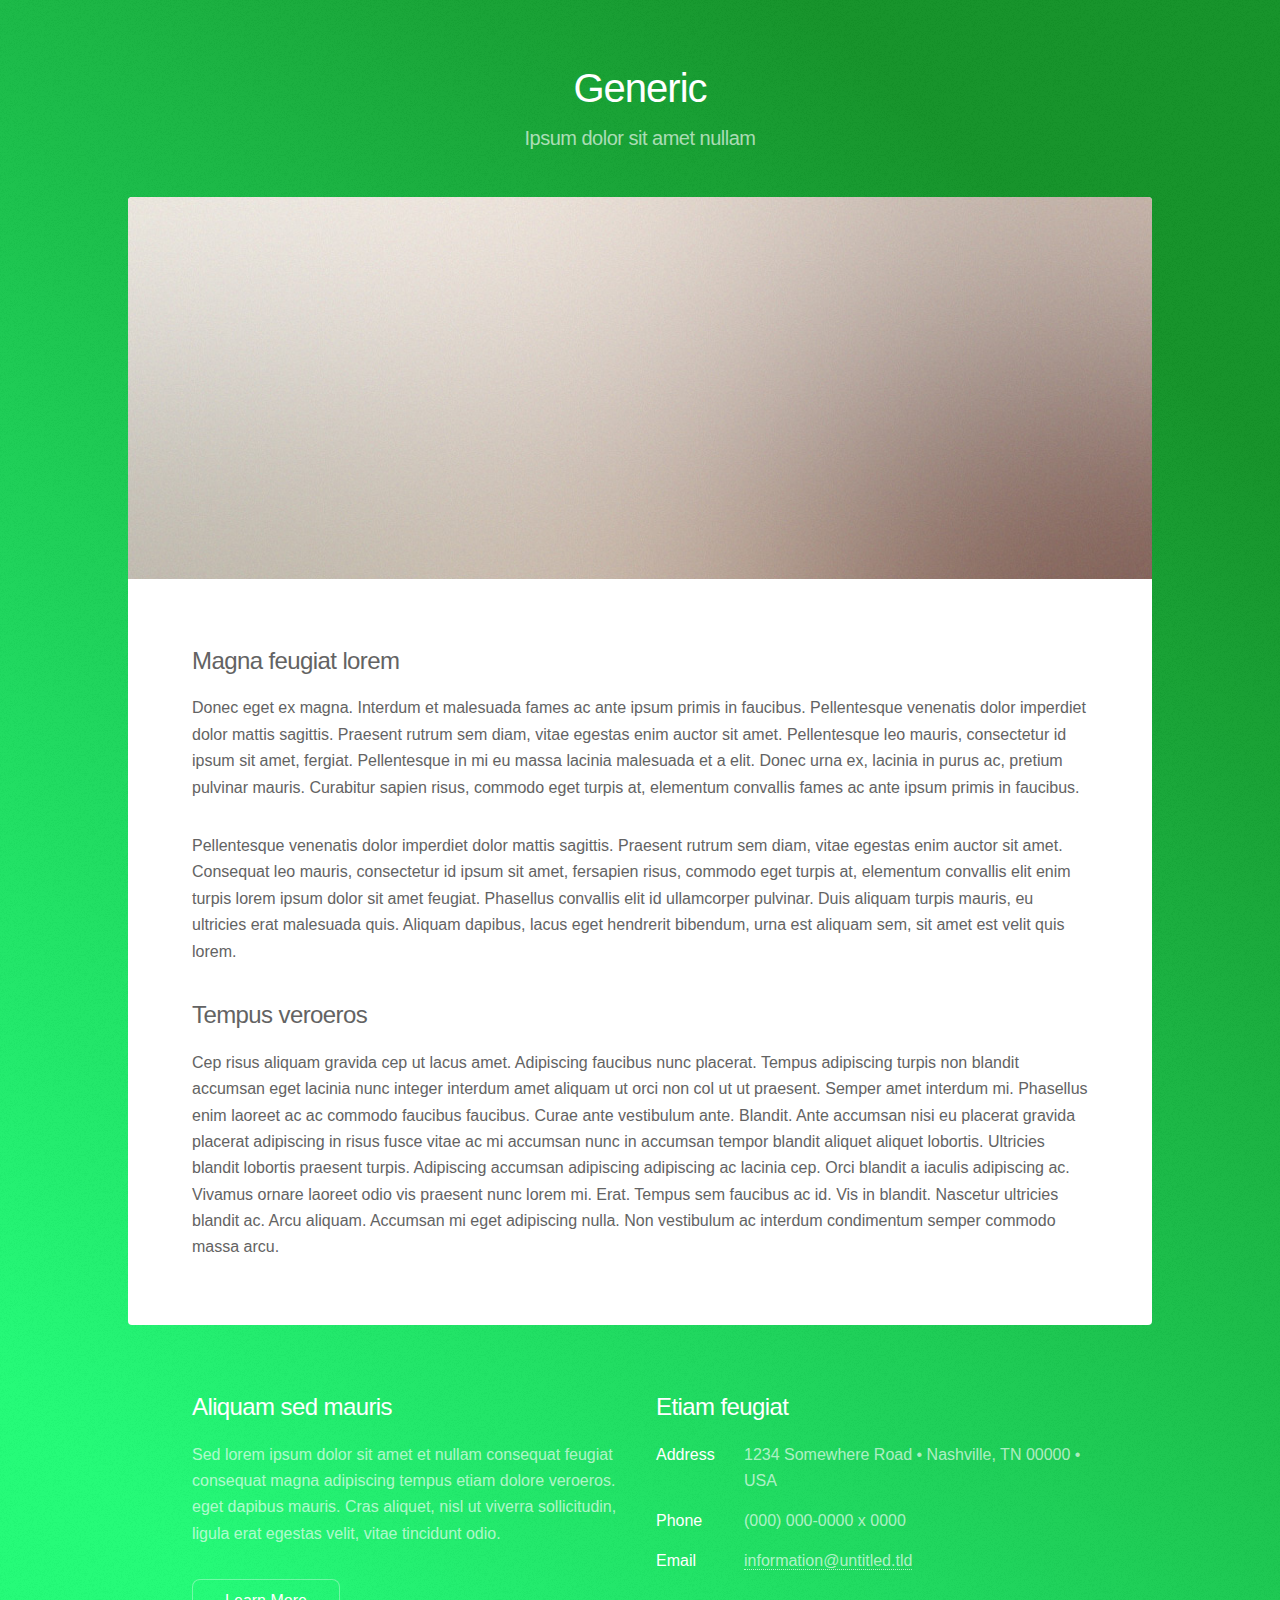
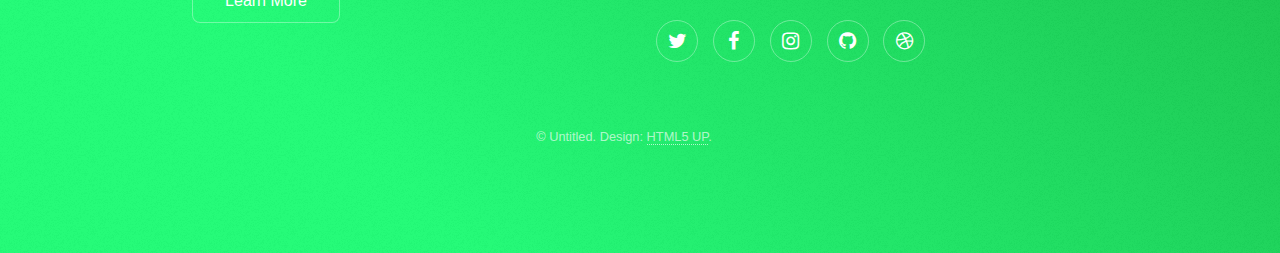
<file: generic.html>
<!DOCTYPE HTML>
<!--
	Stellar by HTML5 UP
	html5up.net | @ajlkn
	Free for personal and commercial use under the CCA 3.0 license (html5up.net/license)
-->
<html>
	<head>
		<title>Generic - Stellar by HTML5 UP</title>
		<meta charset="utf-8" />
		<meta name="viewport" content="width=device-width, initial-scale=1, user-scalable=no" />
		<link rel="stylesheet" href="assets/css/main.css" />
		<noscript><link rel="stylesheet" href="assets/css/noscript.css" /></noscript>
	</head>
	<body class="is-preload">

		<!-- Wrapper -->
			<div id="wrapper">

				<!-- Header -->
					<header id="header">
						<h1>Generic</h1>
						<p>Ipsum dolor sit amet nullam</p>
					</header>

				<!-- Main -->
					<div id="main">

						<!-- Content -->
							<section id="content" class="main">
								<span class="image main"><img src="images/pic04.jpg" alt="" /></span>
								<h2>Magna feugiat lorem</h2>
								<p>Donec eget ex magna. Interdum et malesuada fames ac ante ipsum primis in faucibus. Pellentesque venenatis dolor imperdiet dolor mattis sagittis. Praesent rutrum sem diam, vitae egestas enim auctor sit amet. Pellentesque leo mauris, consectetur id ipsum sit amet, fergiat. Pellentesque in mi eu massa lacinia malesuada et a elit. Donec urna ex, lacinia in purus ac, pretium pulvinar mauris. Curabitur sapien risus, commodo eget turpis at, elementum convallis fames ac ante ipsum primis in faucibus.</p>
								<p>Pellentesque venenatis dolor imperdiet dolor mattis sagittis. Praesent rutrum sem diam, vitae egestas enim auctor sit amet. Consequat leo mauris, consectetur id ipsum sit amet, fersapien risus, commodo eget turpis at, elementum convallis elit enim turpis lorem ipsum dolor sit amet feugiat. Phasellus convallis elit id ullamcorper pulvinar. Duis aliquam turpis mauris, eu ultricies erat malesuada quis. Aliquam dapibus, lacus eget hendrerit bibendum, urna est aliquam sem, sit amet est velit quis lorem.</p>
								<h2>Tempus veroeros</h2>
								<p>Cep risus aliquam gravida cep ut lacus amet. Adipiscing faucibus nunc placerat. Tempus adipiscing turpis non blandit accumsan eget lacinia nunc integer interdum amet aliquam ut orci non col ut ut praesent. Semper amet interdum mi. Phasellus enim laoreet ac ac commodo faucibus faucibus. Curae ante vestibulum ante. Blandit. Ante accumsan nisi eu placerat gravida placerat adipiscing in risus fusce vitae ac mi accumsan nunc in accumsan tempor blandit aliquet aliquet lobortis. Ultricies blandit lobortis praesent turpis. Adipiscing accumsan adipiscing adipiscing ac lacinia cep. Orci blandit a iaculis adipiscing ac. Vivamus ornare laoreet odio vis praesent nunc lorem mi. Erat. Tempus sem faucibus ac id. Vis in blandit. Nascetur ultricies blandit ac. Arcu aliquam. Accumsan mi eget adipiscing nulla. Non vestibulum ac interdum condimentum semper commodo massa arcu.</p>
							</section>

					</div>

				<!-- Footer -->
					<footer id="footer">
						<section>
							<h2>Aliquam sed mauris</h2>
							<p>Sed lorem ipsum dolor sit amet et nullam consequat feugiat consequat magna adipiscing tempus etiam dolore veroeros. eget dapibus mauris. Cras aliquet, nisl ut viverra sollicitudin, ligula erat egestas velit, vitae tincidunt odio.</p>
							<ul class="actions">
								<li><a href="#" class="button">Learn More</a></li>
							</ul>
						</section>
						<section>
							<h2>Etiam feugiat</h2>
							<dl class="alt">
								<dt>Address</dt>
								<dd>1234 Somewhere Road &bull; Nashville, TN 00000 &bull; USA</dd>
								<dt>Phone</dt>
								<dd>(000) 000-0000 x 0000</dd>
								<dt>Email</dt>
								<dd><a href="#">information@untitled.tld</a></dd>
							</dl>
							<ul class="icons">
								<li><a href="#" class="icon fa-twitter alt"><span class="label">Twitter</span></a></li>
								<li><a href="#" class="icon fa-facebook alt"><span class="label">Facebook</span></a></li>
								<li><a href="#" class="icon fa-instagram alt"><span class="label">Instagram</span></a></li>
								<li><a href="#" class="icon fa-github alt"><span class="label">GitHub</span></a></li>
								<li><a href="#" class="icon fa-dribbble alt"><span class="label">Dribbble</span></a></li>
							</ul>
						</section>
						<p class="copyright">&copy; Untitled. Design: <a href="https://html5up.net">HTML5 UP</a>.</p>
					</footer>

			</div>

		<!-- Scripts -->
			<script src="assets/js/jquery.min.js"></script>
			<script src="assets/js/jquery.scrollex.min.js"></script>
			<script src="assets/js/jquery.scrolly.min.js"></script>
			<script src="assets/js/browser.min.js"></script>
			<script src="assets/js/breakpoints.min.js"></script>
			<script src="assets/js/util.js"></script>
			<script src="assets/js/main.js"></script>

	</body>
</html>
</file>
<file: assets/css/noscript.css>
/*
	Stellar by HTML5 UP
	html5up.net | @ajlkn
	Free for personal and commercial use under the CCA 3.0 license (html5up.net/license)
*/

/* Header */

	body.is-preload #header.alt > * {
		opacity: 1;
	}

	body.is-preload #header.alt .logo {
		-moz-transform: none;
		-webkit-transform: none;
		-ms-transform: none;
		transform: none;
	}
</file>
<file: assets/css/main.css>
@import url(font-awesome.min.css);
/*@import "https://fonts.googleapis.com/css?family=Source+Sans+Pro:300,400";*/

/*
	Stellar by HTML5 UP
	html5up.net | @ajlkn
	Free for personal and commercial use under the CCA 3.0 license (html5up.net/license)
*/
* {font-family: 'Noto Sans KR', sans-serif;}

html, body, div, span, applet, object,
iframe, h1, h2, h3, h4, h5, h6, p, blockquote,
pre, a, abbr, acronym, address, big, cite,
code, del, dfn, em, img, ins, kbd, q, s, samp,
small, strike, strong, sub, sup, tt, var, b,
u, i, center, dl, dt, dd, ol, ul, li, fieldset,
form, label, legend, table, caption, tbody,
tfoot, thead, tr, th, td, article, aside,
canvas, details, embed, figure, figcaption,
footer, header, hgroup, menu, nav, output, ruby,
section, summary, time, mark, audio, video {
	margin: 0;
	padding: 0;
	border: 0;
	font-size: 100%;
	font: inherit;
	vertical-align: baseline;}

article, aside, details, figcaption, figure,
footer, header, hgroup, menu, nav, section {
	display: block;}

body {
	line-height: 1;
}

ol, ul {
	list-style: none;
}

blockquote, q {
	quotes: none;
}

	blockquote:before, blockquote:after, q:before, q:after {
		content: '';
		content: none;
	}

table {
	border-collapse: collapse;
	border-spacing: 0;
}

body {
	-webkit-text-size-adjust: none;
}

mark {
	background-color: transparent;
	color: inherit;
}

input::-moz-focus-inner {
	border: 0;
	padding: 0;
}

input, select, textarea {
	-moz-appearance: none;
	-webkit-appearance: none;
	-ms-appearance: none;
	appearance: none;
}

/* Basic */

	@-ms-viewport {
		width: device-width;
	}

	body {
		-ms-overflow-style: scrollbar;
	}

	@media screen and (max-width: 480px) {

		html, body {
			min-width: 320px;
		}

	}

	html {
		box-sizing: border-box;
	}

	*, *:before, *:after {
		box-sizing: inherit;
	}

	body {
		/*background-color: #935d8c;*/
		background-color: #189310;
		background-image: url("images/overlay.png"), -moz-linear-gradient(45deg, #21fe76 15%, #129325 85%);
		background-image: url("images/overlay.png"), -webkit-linear-gradient(45deg, #21fe76 15%, #129325 85%);
		background-image: url("images/overlay.png"), -ms-linear-gradient(45deg, #21fe76 15%, #129325 85%);
		background-image: url("images/overlay.png"), linear-gradient(45deg, #21fe76 15%, #129325 85%);
	}

		body.is-preload *, body.is-preload *:before, body.is-preload *:after {
			-moz-animation: none !important;
			-webkit-animation: none !important;
			-ms-animation: none !important;
			animation: none !important;
			-moz-transition: none !important;
			-webkit-transition: none !important;
			-ms-transition: none !important;
			transition: none !important;
		}

/* Type */

	body {
		background-color: #935d8c;
		color: rgba(255, 255, 255, 0.65);
	}

	body, input, select, textarea {
		font-family: "Source Sans Pro", Helvetica, sans-serif;
		font-size: 17pt;
		font-weight: 300;
		line-height: 1.65;
	}

		@media screen and (max-width: 1680px) {

			body, input, select, textarea {
				font-size: 14pt;
			}

		}

		@media screen and (max-width: 1280px) {

			body, input, select, textarea {
				font-size: 12pt;
			}

		}

		@media screen and (max-width: 360px) {

			body, input, select, textarea {
				font-size: 11pt;
			}

		}

	a {
		-moz-transition: color 0.2s ease, border-bottom 0.2s ease;
		-webkit-transition: color 0.2s ease, border-bottom 0.2s ease;
		-ms-transition: color 0.2s ease, border-bottom 0.2s ease;
		transition: color 0.2s ease, border-bottom 0.2s ease;
		text-decoration: none;
		border-bottom: dotted 1px;
		color: inherit;
	}

		a:hover {
			border-bottom-color: transparent;
		}

	strong, b {
		font-weight: 400;
	}

	em, i {
		font-style: italic;
	}

	p {
		margin: 0 0 2em 0;
	}

		p.content {
			-moz-columns: 20em 2;
			-webkit-columns: 20em 2;
			-ms-columns: 20em 2;
			columns: 20em 2;
			-moz-column-gap: 2em;
			-webkit-column-gap: 2em;
			-ms-column-gap: 2em;
			column-gap: 2em;
			text-align: justify;
		}

	h1, h2, h3, h4, h5, h6 {
		font-weight: 300;
		line-height: 1.5;
		margin: 0 0 0.7em 0;
		letter-spacing: -0.025em;
	}

		h1 a, h2 a, h3 a, h4 a, h5 a, h6 a {
			color: inherit;
			text-decoration: none;
		}

	h1 {
		font-size: 2.5em;
		line-height: 1.2;
	}

	h2 {
		font-size: 1.5em;
	}

	h3 {
		font-size: 1.25em;
	}

	h4 {
		font-size: 1.1em;
	}

	h5 {
		font-size: 0.9em;
	}

	h6 {
		font-size: 0.7em;
	}

	@media screen and (max-width: 736px) {

		h1 {
			font-size: 2em;
		}

	}

	sub {
		font-size: 0.8em;
		position: relative;
		top: 0.5em;
	}

	sup {
		font-size: 0.8em;
		position: relative;
		top: -0.5em;
	}

	blockquote {
		border-left: solid 4px;
		font-style: italic;
		margin: 0 0 2em 0;
		padding: 0.5em 0 0.5em 2em;
	}

	code {
		border-radius: 8px;
		border: solid 1px;
		font-family: "Courier New", monospace;
		font-size: 0.9em;
		margin: 0 0.25em;
		padding: 0.25em 0.65em;
	}

	pre {
		-webkit-overflow-scrolling: touch;
		font-family: "Courier New", monospace;
		font-size: 0.9em;
		margin: 0 0 2em 0;
	}

		pre code {
			display: block;
			line-height: 1.75;
			padding: 1em 1.5em;
			overflow-x: auto;
		}

	hr {
		border: 0;
		border-bottom: solid 1px;
		margin: 2em 0;
	}

		hr.major {
			margin: 3em 0;
		}

	.align-left {
		text-align: left;
	}

	.align-center {
		text-align: center;
	}

	.align-right {
		text-align: right;
	}

	input, select, textarea {
		color: #ffffff;
	}

	a:hover {
		color: #ffffff;
	}

	strong, b {
		color: #ffffff;
	}

	h1, h2, h3, h4, h5, h6 {
		color: #ffffff;
	}

	blockquote {
		border-left-color: rgba(255, 255, 255, 0.35);
	}

	code {
		background: rgba(255, 255, 255, 0.075);
		border-color: rgba(255, 255, 255, 0.35);
	}

	hr {
		border-bottom-color: rgba(255, 255, 255, 0.35);
	}

/* Row */

	.row {
		display: flex;
		flex-wrap: wrap;
		box-sizing: border-box;
		align-items: stretch;
	}

		.row > * {
			box-sizing: border-box;
		}

		.row.gtr-uniform > * > :last-child {
			margin-bottom: 0;
		}

		.row.aln-left {
			justify-content: flex-start;
		}

		.row.aln-center {
			justify-content: center;
		}

		.row.aln-right {
			justify-content: flex-end;
		}

		.row.aln-top {
			align-items: flex-start;
		}

		.row.aln-middle {
			align-items: center;
		}

		.row.aln-bottom {
			align-items: flex-end;
		}

		.row > .imp {
			order: -1;
		}

		.row > .col-1 {
			width: 8.3333333333%;
		}

		.row > .off-1 {
			margin-left: 8.3333333333%;
		}

		.row > .col-2 {
			width: 16.6666666667%;
		}

		.row > .off-2 {
			margin-left: 16.6666666667%;
		}

		.row > .col-3 {
			width: 25%;
		}

		.row > .off-3 {
			margin-left: 25%;
		}

		.row > .col-4 {
			width: 33.3333333333%;
		}

		.row > .off-4 {
			margin-left: 33.3333333333%;
		}

		.row > .col-5 {
			width: 41.6666666667%;
		}

		.row > .off-5 {
			margin-left: 41.6666666667%;
		}

		.row > .col-6 {
			width: 50%;
		}

		.row > .off-6 {
			margin-left: 50%;
		}

		.row > .col-7 {
			width: 58.3333333333%;
		}

		.row > .off-7 {
			margin-left: 58.3333333333%;
		}

		.row > .col-8 {
			width: 66.6666666667%;
		}

		.row > .off-8 {
			margin-left: 66.6666666667%;
		}

		.row > .col-9 {
			width: 75%;
		}

		.row > .off-9 {
			margin-left: 75%;
		}

		.row > .col-10 {
			width: 83.3333333333%;
		}

		.row > .off-10 {
			margin-left: 83.3333333333%;
		}

		.row > .col-11 {
			width: 91.6666666667%;
		}

		.row > .off-11 {
			margin-left: 91.6666666667%;
		}

		.row > .col-12 {
			width: 100%;
		}

		.row > .off-12 {
			margin-left: 100%;
		}

		.row.gtr-0 {
			margin-top: 0;
			margin-left: 0em;
		}

			.row.gtr-0 > * {
				padding: 0 0 0 0em;
			}

			.row.gtr-0.gtr-uniform {
				margin-top: 0em;
			}

				.row.gtr-0.gtr-uniform > * {
					padding-top: 0em;
				}

		.row.gtr-25 {
			margin-top: 0;
			margin-left: -0.375em;
		}

			.row.gtr-25 > * {
				padding: 0 0 0 0.375em;
			}

			.row.gtr-25.gtr-uniform {
				margin-top: -0.375em;
			}

				.row.gtr-25.gtr-uniform > * {
					padding-top: 0.375em;
				}

		.row.gtr-50 {
			margin-top: 0;
			margin-left: -0.75em;
		}

			.row.gtr-50 > * {
				padding: 0 0 0 0.75em;
			}

			.row.gtr-50.gtr-uniform {
				margin-top: -0.75em;
			}

				.row.gtr-50.gtr-uniform > * {
					padding-top: 0.75em;
				}

		.row {
			margin-top: 0;
			margin-left: -1.5em;
		}

			.row > * {
				padding: 0 0 0 1.5em;
			}

			.row.gtr-uniform {
				margin-top: -1.5em;
			}

				.row.gtr-uniform > * {
					padding-top: 1.5em;
				}

		.row.gtr-150 {
			margin-top: 0;
			margin-left: -2.25em;
		}

			.row.gtr-150 > * {
				padding: 0 0 0 2.25em;
			}

			.row.gtr-150.gtr-uniform {
				margin-top: -2.25em;
			}

				.row.gtr-150.gtr-uniform > * {
					padding-top: 2.25em;
				}

		.row.gtr-200 {
			margin-top: 0;
			margin-left: -3em;
		}

			.row.gtr-200 > * {
				padding: 0 0 0 3em;
			}

			.row.gtr-200.gtr-uniform {
				margin-top: -3em;
			}

				.row.gtr-200.gtr-uniform > * {
					padding-top: 3em;
				}

		@media screen and (max-width: 1680px) {

			.row {
				display: flex;
				flex-wrap: wrap;
				box-sizing: border-box;
				align-items: stretch;
			}

				.row > * {
					box-sizing: border-box;
				}

				.row.gtr-uniform > * > :last-child {
					margin-bottom: 0;
				}

				.row.aln-left {
					justify-content: flex-start;
				}

				.row.aln-center {
					justify-content: center;
				}

				.row.aln-right {
					justify-content: flex-end;
				}

				.row.aln-top {
					align-items: flex-start;
				}

				.row.aln-middle {
					align-items: center;
				}

				.row.aln-bottom {
					align-items: flex-end;
				}

				.row > .imp-xlarge {
					order: -1;
				}

				.row > .col-1-xlarge {
					width: 8.3333333333%;
				}

				.row > .off-1-xlarge {
					margin-left: 8.3333333333%;
				}

				.row > .col-2-xlarge {
					width: 16.6666666667%;
				}

				.row > .off-2-xlarge {
					margin-left: 16.6666666667%;
				}

				.row > .col-3-xlarge {
					width: 25%;
				}

				.row > .off-3-xlarge {
					margin-left: 25%;
				}

				.row > .col-4-xlarge {
					width: 33.3333333333%;
				}

				.row > .off-4-xlarge {
					margin-left: 33.3333333333%;
				}

				.row > .col-5-xlarge {
					width: 41.6666666667%;
				}

				.row > .off-5-xlarge {
					margin-left: 41.6666666667%;
				}

				.row > .col-6-xlarge {
					width: 50%;
				}

				.row > .off-6-xlarge {
					margin-left: 50%;
				}

				.row > .col-7-xlarge {
					width: 58.3333333333%;
				}

				.row > .off-7-xlarge {
					margin-left: 58.3333333333%;
				}

				.row > .col-8-xlarge {
					width: 66.6666666667%;
				}

				.row > .off-8-xlarge {
					margin-left: 66.6666666667%;
				}

				.row > .col-9-xlarge {
					width: 75%;
				}

				.row > .off-9-xlarge {
					margin-left: 75%;
				}

				.row > .col-10-xlarge {
					width: 83.3333333333%;
				}

				.row > .off-10-xlarge {
					margin-left: 83.3333333333%;
				}

				.row > .col-11-xlarge {
					width: 91.6666666667%;
				}

				.row > .off-11-xlarge {
					margin-left: 91.6666666667%;
				}

				.row > .col-12-xlarge {
					width: 100%;
				}

				.row > .off-12-xlarge {
					margin-left: 100%;
				}

				.row.gtr-0 {
					margin-top: 0;
					margin-left: 0em;
				}

					.row.gtr-0 > * {
						padding: 0 0 0 0em;
					}

					.row.gtr-0.gtr-uniform {
						margin-top: 0em;
					}

						.row.gtr-0.gtr-uniform > * {
							padding-top: 0em;
						}

				.row.gtr-25 {
					margin-top: 0;
					margin-left: -0.375em;
				}

					.row.gtr-25 > * {
						padding: 0 0 0 0.375em;
					}

					.row.gtr-25.gtr-uniform {
						margin-top: -0.375em;
					}

						.row.gtr-25.gtr-uniform > * {
							padding-top: 0.375em;
						}

				.row.gtr-50 {
					margin-top: 0;
					margin-left: -0.75em;
				}

					.row.gtr-50 > * {
						padding: 0 0 0 0.75em;
					}

					.row.gtr-50.gtr-uniform {
						margin-top: -0.75em;
					}

						.row.gtr-50.gtr-uniform > * {
							padding-top: 0.75em;
						}

				.row {
					margin-top: 0;
					margin-left: -1.5em;
				}

					.row > * {
						padding: 0 0 0 1.5em;
					}

					.row.gtr-uniform {
						margin-top: -1.5em;
					}

						.row.gtr-uniform > * {
							padding-top: 1.5em;
						}

				.row.gtr-150 {
					margin-top: 0;
					margin-left: -2.25em;
				}

					.row.gtr-150 > * {
						padding: 0 0 0 2.25em;
					}

					.row.gtr-150.gtr-uniform {
						margin-top: -2.25em;
					}

						.row.gtr-150.gtr-uniform > * {
							padding-top: 2.25em;
						}

				.row.gtr-200 {
					margin-top: 0;
					margin-left: -3em;
				}

					.row.gtr-200 > * {
						padding: 0 0 0 3em;
					}

					.row.gtr-200.gtr-uniform {
						margin-top: -3em;
					}

						.row.gtr-200.gtr-uniform > * {
							padding-top: 3em;
						}

		}

		@media screen and (max-width: 1280px) {

			.row {
				display: flex;
				flex-wrap: wrap;
				box-sizing: border-box;
				align-items: stretch;
			}

				.row > * {
					box-sizing: border-box;
				}

				.row.gtr-uniform > * > :last-child {
					margin-bottom: 0;
				}

				.row.aln-left {
					justify-content: flex-start;
				}

				.row.aln-center {
					justify-content: center;
				}

				.row.aln-right {
					justify-content: flex-end;
				}

				.row.aln-top {
					align-items: flex-start;
				}

				.row.aln-middle {
					align-items: center;
				}

				.row.aln-bottom {
					align-items: flex-end;
				}

				.row > .imp-large {
					order: -1;
				}

				.row > .col-1-large {
					width: 8.3333333333%;
				}

				.row > .off-1-large {
					margin-left: 8.3333333333%;
				}

				.row > .col-2-large {
					width: 16.6666666667%;
				}

				.row > .off-2-large {
					margin-left: 16.6666666667%;
				}

				.row > .col-3-large {
					width: 25%;
				}

				.row > .off-3-large {
					margin-left: 25%;
				}

				.row > .col-4-large {
					width: 33.3333333333%;
				}

				.row > .off-4-large {
					margin-left: 33.3333333333%;
				}

				.row > .col-5-large {
					width: 41.6666666667%;
				}

				.row > .off-5-large {
					margin-left: 41.6666666667%;
				}

				.row > .col-6-large {
					width: 50%;
				}

				.row > .off-6-large {
					margin-left: 50%;
				}

				.row > .col-7-large {
					width: 58.3333333333%;
				}

				.row > .off-7-large {
					margin-left: 58.3333333333%;
				}

				.row > .col-8-large {
					width: 66.6666666667%;
				}

				.row > .off-8-large {
					margin-left: 66.6666666667%;
				}

				.row > .col-9-large {
					width: 75%;
				}

				.row > .off-9-large {
					margin-left: 75%;
				}

				.row > .col-10-large {
					width: 83.3333333333%;
				}

				.row > .off-10-large {
					margin-left: 83.3333333333%;
				}

				.row > .col-11-large {
					width: 91.6666666667%;
				}

				.row > .off-11-large {
					margin-left: 91.6666666667%;
				}

				.row > .col-12-large {
					width: 100%;
				}

				.row > .off-12-large {
					margin-left: 100%;
				}

				.row.gtr-0 {
					margin-top: 0;
					margin-left: 0em;
				}

					.row.gtr-0 > * {
						padding: 0 0 0 0em;
					}

					.row.gtr-0.gtr-uniform {
						margin-top: 0em;
					}

						.row.gtr-0.gtr-uniform > * {
							padding-top: 0em;
						}

				.row.gtr-25 {
					margin-top: 0;
					margin-left: -0.375em;
				}

					.row.gtr-25 > * {
						padding: 0 0 0 0.375em;
					}

					.row.gtr-25.gtr-uniform {
						margin-top: -0.375em;
					}

						.row.gtr-25.gtr-uniform > * {
							padding-top: 0.375em;
						}

				.row.gtr-50 {
					margin-top: 0;
					margin-left: -0.75em;
				}

					.row.gtr-50 > * {
						padding: 0 0 0 0.75em;
					}

					.row.gtr-50.gtr-uniform {
						margin-top: -0.75em;
					}

						.row.gtr-50.gtr-uniform > * {
							padding-top: 0.75em;
						}

				.row {
					margin-top: 0;
					margin-left: -1.5em;
				}

					.row > * {
						padding: 0 0 0 1.5em;
					}

					.row.gtr-uniform {
						margin-top: -1.5em;
					}

						.row.gtr-uniform > * {
							padding-top: 1.5em;
						}

				.row.gtr-150 {
					margin-top: 0;
					margin-left: -2.25em;
				}

					.row.gtr-150 > * {
						padding: 0 0 0 2.25em;
					}

					.row.gtr-150.gtr-uniform {
						margin-top: -2.25em;
					}

						.row.gtr-150.gtr-uniform > * {
							padding-top: 2.25em;
						}

				.row.gtr-200 {
					margin-top: 0;
					margin-left: -3em;
				}

					.row.gtr-200 > * {
						padding: 0 0 0 3em;
					}

					.row.gtr-200.gtr-uniform {
						margin-top: -3em;
					}

						.row.gtr-200.gtr-uniform > * {
							padding-top: 3em;
						}

		}

		@media screen and (max-width: 980px) {

			.row {
				display: flex;
				flex-wrap: wrap;
				box-sizing: border-box;
				align-items: stretch;
			}

				.row > * {
					box-sizing: border-box;
				}

				.row.gtr-uniform > * > :last-child {
					margin-bottom: 0;
				}

				.row.aln-left {
					justify-content: flex-start;
				}

				.row.aln-center {
					justify-content: center;
				}

				.row.aln-right {
					justify-content: flex-end;
				}

				.row.aln-top {
					align-items: flex-start;
				}

				.row.aln-middle {
					align-items: center;
				}

				.row.aln-bottom {
					align-items: flex-end;
				}

				.row > .imp-medium {
					order: -1;
				}

				.row > .col-1-medium {
					width: 8.3333333333%;
				}

				.row > .off-1-medium {
					margin-left: 8.3333333333%;
				}

				.row > .col-2-medium {
					width: 16.6666666667%;
				}

				.row > .off-2-medium {
					margin-left: 16.6666666667%;
				}

				.row > .col-3-medium {
					width: 25%;
				}

				.row > .off-3-medium {
					margin-left: 25%;
				}

				.row > .col-4-medium {
					width: 33.3333333333%;
				}

				.row > .off-4-medium {
					margin-left: 33.3333333333%;
				}

				.row > .col-5-medium {
					width: 41.6666666667%;
				}

				.row > .off-5-medium {
					margin-left: 41.6666666667%;
				}

				.row > .col-6-medium {
					width: 50%;
				}

				.row > .off-6-medium {
					margin-left: 50%;
				}

				.row > .col-7-medium {
					width: 58.3333333333%;
				}

				.row > .off-7-medium {
					margin-left: 58.3333333333%;
				}

				.row > .col-8-medium {
					width: 66.6666666667%;
				}

				.row > .off-8-medium {
					margin-left: 66.6666666667%;
				}

				.row > .col-9-medium {
					width: 75%;
				}

				.row > .off-9-medium {
					margin-left: 75%;
				}

				.row > .col-10-medium {
					width: 83.3333333333%;
				}

				.row > .off-10-medium {
					margin-left: 83.3333333333%;
				}

				.row > .col-11-medium {
					width: 91.6666666667%;
				}

				.row > .off-11-medium {
					margin-left: 91.6666666667%;
				}

				.row > .col-12-medium {
					width: 100%;
				}

				.row > .off-12-medium {
					margin-left: 100%;
				}

				.row.gtr-0 {
					margin-top: 0;
					margin-left: 0em;
				}

					.row.gtr-0 > * {
						padding: 0 0 0 0em;
					}

					.row.gtr-0.gtr-uniform {
						margin-top: 0em;
					}

						.row.gtr-0.gtr-uniform > * {
							padding-top: 0em;
						}

				.row.gtr-25 {
					margin-top: 0;
					margin-left: -0.375em;
				}

					.row.gtr-25 > * {
						padding: 0 0 0 0.375em;
					}

					.row.gtr-25.gtr-uniform {
						margin-top: -0.375em;
					}

						.row.gtr-25.gtr-uniform > * {
							padding-top: 0.375em;
						}

				.row.gtr-50 {
					margin-top: 0;
					margin-left: -0.75em;
				}

					.row.gtr-50 > * {
						padding: 0 0 0 0.75em;
					}

					.row.gtr-50.gtr-uniform {
						margin-top: -0.75em;
					}

						.row.gtr-50.gtr-uniform > * {
							padding-top: 0.75em;
						}

				.row {
					margin-top: 0;
					margin-left: -1.5em;
				}

					.row > * {
						padding: 0 0 0 1.5em;
					}

					.row.gtr-uniform {
						margin-top: -1.5em;
					}

						.row.gtr-uniform > * {
							padding-top: 1.5em;
						}

				.row.gtr-150 {
					margin-top: 0;
					margin-left: -2.25em;
				}

					.row.gtr-150 > * {
						padding: 0 0 0 2.25em;
					}

					.row.gtr-150.gtr-uniform {
						margin-top: -2.25em;
					}

						.row.gtr-150.gtr-uniform > * {
							padding-top: 2.25em;
						}

				.row.gtr-200 {
					margin-top: 0;
					margin-left: -3em;
				}

					.row.gtr-200 > * {
						padding: 0 0 0 3em;
					}

					.row.gtr-200.gtr-uniform {
						margin-top: -3em;
					}

						.row.gtr-200.gtr-uniform > * {
							padding-top: 3em;
						}

		}

		@media screen and (max-width: 736px) {

			.row {
				display: flex;
				flex-wrap: wrap;
				box-sizing: border-box;
				align-items: stretch;
			}

				.row > * {
					box-sizing: border-box;
				}

				.row.gtr-uniform > * > :last-child {
					margin-bottom: 0;
				}

				.row.aln-left {
					justify-content: flex-start;
				}

				.row.aln-center {
					justify-content: center;
				}

				.row.aln-right {
					justify-content: flex-end;
				}

				.row.aln-top {
					align-items: flex-start;
				}

				.row.aln-middle {
					align-items: center;
				}

				.row.aln-bottom {
					align-items: flex-end;
				}

				.row > .imp-small {
					order: -1;
				}

				.row > .col-1-small {
					width: 8.3333333333%;
				}

				.row > .off-1-small {
					margin-left: 8.3333333333%;
				}

				.row > .col-2-small {
					width: 16.6666666667%;
				}

				.row > .off-2-small {
					margin-left: 16.6666666667%;
				}

				.row > .col-3-small {
					width: 25%;
				}

				.row > .off-3-small {
					margin-left: 25%;
				}

				.row > .col-4-small {
					width: 33.3333333333%;
				}

				.row > .off-4-small {
					margin-left: 33.3333333333%;
				}

				.row > .col-5-small {
					width: 41.6666666667%;
				}

				.row > .off-5-small {
					margin-left: 41.6666666667%;
				}

				.row > .col-6-small {
					width: 50%;
				}

				.row > .off-6-small {
					margin-left: 50%;
				}

				.row > .col-7-small {
					width: 58.3333333333%;
				}

				.row > .off-7-small {
					margin-left: 58.3333333333%;
				}

				.row > .col-8-small {
					width: 66.6666666667%;
				}

				.row > .off-8-small {
					margin-left: 66.6666666667%;
				}

				.row > .col-9-small {
					width: 75%;
				}

				.row > .off-9-small {
					margin-left: 75%;
				}

				.row > .col-10-small {
					width: 83.3333333333%;
				}

				.row > .off-10-small {
					margin-left: 83.3333333333%;
				}

				.row > .col-11-small {
					width: 91.6666666667%;
				}

				.row > .off-11-small {
					margin-left: 91.6666666667%;
				}

				.row > .col-12-small {
					width: 100%;
				}

				.row > .off-12-small {
					margin-left: 100%;
				}

				.row.gtr-0 {
					margin-top: 0;
					margin-left: 0em;
				}

					.row.gtr-0 > * {
						padding: 0 0 0 0em;
					}

					.row.gtr-0.gtr-uniform {
						margin-top: 0em;
					}

						.row.gtr-0.gtr-uniform > * {
							padding-top: 0em;
						}

				.row.gtr-25 {
					margin-top: 0;
					margin-left: -0.25em;
				}

					.row.gtr-25 > * {
						padding: 0 0 0 0.25em;
					}

					.row.gtr-25.gtr-uniform {
						margin-top: -0.25em;
					}

						.row.gtr-25.gtr-uniform > * {
							padding-top: 0.25em;
						}

				.row.gtr-50 {
					margin-top: 0;
					margin-left: -0.5em;
				}

					.row.gtr-50 > * {
						padding: 0 0 0 0.5em;
					}

					.row.gtr-50.gtr-uniform {
						margin-top: -0.5em;
					}

						.row.gtr-50.gtr-uniform > * {
							padding-top: 0.5em;
						}

				.row {
					margin-top: 0;
					margin-left: -1em;
				}

					.row > * {
						padding: 0 0 0 1em;
					}

					.row.gtr-uniform {
						margin-top: -1em;
					}

						.row.gtr-uniform > * {
							padding-top: 1em;
						}

				.row.gtr-150 {
					margin-top: 0;
					margin-left: -1.5em;
				}

					.row.gtr-150 > * {
						padding: 0 0 0 1.5em;
					}

					.row.gtr-150.gtr-uniform {
						margin-top: -1.5em;
					}

						.row.gtr-150.gtr-uniform > * {
							padding-top: 1.5em;
						}

				.row.gtr-200 {
					margin-top: 0;
					margin-left: -2em;
				}

					.row.gtr-200 > * {
						padding: 0 0 0 2em;
					}

					.row.gtr-200.gtr-uniform {
						margin-top: -2em;
					}

						.row.gtr-200.gtr-uniform > * {
							padding-top: 2em;
						}

		}

		@media screen and (max-width: 480px) {

			.row {
				display: flex;
				flex-wrap: wrap;
				box-sizing: border-box;
				align-items: stretch;
			}

				.row > * {
					box-sizing: border-box;
				}

				.row.gtr-uniform > * > :last-child {
					margin-bottom: 0;
				}

				.row.aln-left {
					justify-content: flex-start;
				}

				.row.aln-center {
					justify-content: center;
				}

				.row.aln-right {
					justify-content: flex-end;
				}

				.row.aln-top {
					align-items: flex-start;
				}

				.row.aln-middle {
					align-items: center;
				}

				.row.aln-bottom {
					align-items: flex-end;
				}

				.row > .imp-xsmall {
					order: -1;
				}

				.row > .col-1-xsmall {
					width: 8.3333333333%;
				}

				.row > .off-1-xsmall {
					margin-left: 8.3333333333%;
				}

				.row > .col-2-xsmall {
					width: 16.6666666667%;
				}

				.row > .off-2-xsmall {
					margin-left: 16.6666666667%;
				}

				.row > .col-3-xsmall {
					width: 25%;
				}

				.row > .off-3-xsmall {
					margin-left: 25%;
				}

				.row > .col-4-xsmall {
					width: 33.3333333333%;
				}

				.row > .off-4-xsmall {
					margin-left: 33.3333333333%;
				}

				.row > .col-5-xsmall {
					width: 41.6666666667%;
				}

				.row > .off-5-xsmall {
					margin-left: 41.6666666667%;
				}

				.row > .col-6-xsmall {
					width: 50%;
				}

				.row > .off-6-xsmall {
					margin-left: 50%;
				}

				.row > .col-7-xsmall {
					width: 58.3333333333%;
				}

				.row > .off-7-xsmall {
					margin-left: 58.3333333333%;
				}

				.row > .col-8-xsmall {
					width: 66.6666666667%;
				}

				.row > .off-8-xsmall {
					margin-left: 66.6666666667%;
				}

				.row > .col-9-xsmall {
					width: 75%;
				}

				.row > .off-9-xsmall {
					margin-left: 75%;
				}

				.row > .col-10-xsmall {
					width: 83.3333333333%;
				}

				.row > .off-10-xsmall {
					margin-left: 83.3333333333%;
				}

				.row > .col-11-xsmall {
					width: 91.6666666667%;
				}

				.row > .off-11-xsmall {
					margin-left: 91.6666666667%;
				}

				.row > .col-12-xsmall {
					width: 100%;
				}

				.row > .off-12-xsmall {
					margin-left: 100%;
				}

				.row.gtr-0 {
					margin-top: 0;
					margin-left: 0em;
				}

					.row.gtr-0 > * {
						padding: 0 0 0 0em;
					}

					.row.gtr-0.gtr-uniform {
						margin-top: 0em;
					}

						.row.gtr-0.gtr-uniform > * {
							padding-top: 0em;
						}

				.row.gtr-25 {
					margin-top: 0;
					margin-left: -0.3125em;
				}

					.row.gtr-25 > * {
						padding: 0 0 0 0.3125em;
					}

					.row.gtr-25.gtr-uniform {
						margin-top: -0.3125em;
					}

						.row.gtr-25.gtr-uniform > * {
							padding-top: 0.3125em;
						}

				.row.gtr-50 {
					margin-top: 0;
					margin-left: -0.625em;
				}

					.row.gtr-50 > * {
						padding: 0 0 0 0.625em;
					}

					.row.gtr-50.gtr-uniform {
						margin-top: -0.625em;
					}

						.row.gtr-50.gtr-uniform > * {
							padding-top: 0.625em;
						}

				.row {
					margin-top: 0;
					margin-left: -1.25em;
				}

					.row > * {
						padding: 0 0 0 1.25em;
					}

					.row.gtr-uniform {
						margin-top: -1.25em;
					}

						.row.gtr-uniform > * {
							padding-top: 1.25em;
						}

				.row.gtr-150 {
					margin-top: 0;
					margin-left: -1.875em;
				}

					.row.gtr-150 > * {
						padding: 0 0 0 1.875em;
					}

					.row.gtr-150.gtr-uniform {
						margin-top: -1.875em;
					}

						.row.gtr-150.gtr-uniform > * {
							padding-top: 1.875em;
						}

				.row.gtr-200 {
					margin-top: 0;
					margin-left: -2.5em;
				}

					.row.gtr-200 > * {
						padding: 0 0 0 2.5em;
					}

					.row.gtr-200.gtr-uniform {
						margin-top: -2.5em;
					}

						.row.gtr-200.gtr-uniform > * {
							padding-top: 2.5em;
						}

		}

/* Box */

	.box {
		border-radius: 8px;
		border: solid;
		margin-bottom: 2em;
		padding: 1.5em;
	}

		.box > :last-child,
		.box > :last-child > :last-child,
		.box > :last-child > :last-child > :last-child {
			margin-bottom: 0;
		}

		.box.alt {
			border: 0;
			border-radius: 0;
			padding: 0;
		}

	.box {
		border-color: rgba(255, 255, 255, 0.35);
	}

/* Button */

	input[type="submit"],
	input[type="reset"],
	input[type="button"],
	button,
	.button {
		-moz-appearance: none;
		-webkit-appearance: none;
		-ms-appearance: none;
		appearance: none;
		-moz-transition: background-color 0.2s ease-in-out, color 0.2s ease-in-out;
		-webkit-transition: background-color 0.2s ease-in-out, color 0.2s ease-in-out;
		-ms-transition: background-color 0.2s ease-in-out, color 0.2s ease-in-out;
		transition: background-color 0.2s ease-in-out, color 0.2s ease-in-out;
		border-radius: 8px;
		border: 0;
		cursor: pointer;
		display: inline-block;
		font-weight: 300;
		height: 2.75em;
		line-height: 2.75em;
		min-width: 9.25em;
		padding: 0 1.5em;
		text-align: center;
		text-decoration: none;
		white-space: nowrap;
	}

		input[type="submit"].icon,
		input[type="reset"].icon,
		input[type="button"].icon,
		button.icon,
		.button.icon {
			padding-left: 1.35em;
		}

			input[type="submit"].icon:before,
			input[type="reset"].icon:before,
			input[type="button"].icon:before,
			button.icon:before,
			.button.icon:before {
				margin-right: 0.5em;
			}

		input[type="submit"].fit,
		input[type="reset"].fit,
		input[type="button"].fit,
		button.fit,
		.button.fit {
			width: 100%;
		}

		input[type="submit"].small,
		input[type="reset"].small,
		input[type="button"].small,
		button.small,
		.button.small {
			font-size: 0.8em;
		}

		input[type="submit"].large,
		input[type="reset"].large,
		input[type="button"].large,
		button.large,
		.button.large {
			font-size: 1.35em;
		}

		input[type="submit"].disabled, input[type="submit"]:disabled,
		input[type="reset"].disabled,
		input[type="reset"]:disabled,
		input[type="button"].disabled,
		input[type="button"]:disabled,
		button.disabled,
		button:disabled,
		.button.disabled,
		.button:disabled {
			pointer-events: none;
			opacity: 0.25;
		}

		@media screen and (max-width: 736px) {

			input[type="submit"],
			input[type="reset"],
			input[type="button"],
			button,
			.button {
				min-width: 0;
			}

		}

	input[type="submit"],
	input[type="reset"],
	input[type="button"],
	button,
	.button {
		background-color: transparent;
		box-shadow: inset 0 0 0 1px rgba(255, 255, 255, 0.35);
		color: #ffffff !important;
	}

		input[type="submit"]:hover,
		input[type="reset"]:hover,
		input[type="button"]:hover,
		button:hover,
		.button:hover {
			background-color: rgba(255, 255, 255, 0.075);
		}

		input[type="submit"]:active,
		input[type="reset"]:active,
		input[type="button"]:active,
		button:active,
		.button:active {
			background-color: rgba(255, 255, 255, 0.2);
		}

		input[type="submit"].icon:before,
		input[type="reset"].icon:before,
		input[type="button"].icon:before,
		button.icon:before,
		.button.icon:before {
			color: rgba(255, 255, 255, 0.5);
		}

		input[type="submit"].primary,
		input[type="reset"].primary,
		input[type="button"].primary,
		button.primary,
		.button.primary {
			background-color: #8cc9f0;
			color: #ffffff !important;
			box-shadow: none;
		}

			input[type="submit"].primary:hover,
			input[type="reset"].primary:hover,
			input[type="button"].primary:hover,
			button.primary:hover,
			.button.primary:hover {
				background-color: #9acff2;
			}

			input[type="submit"].primary:active,
			input[type="reset"].primary:active,
			input[type="button"].primary:active,
			button.primary:active,
			.button.primary:active {
				background-color: #7ec3ee;
			}

			input[type="submit"].primary.icon:before,
			input[type="reset"].primary.icon:before,
			input[type="button"].primary.icon:before,
			button.primary.icon:before,
			.button.primary.icon:before {
				color: #ffffff !important;
			}

/* Form */

	form {
		margin: 0 0 2em 0;
	}

	label {
		display: block;
		font-size: 0.9em;
		font-weight: 400;
		margin: 0 0 1em 0;
	}

	input[type="text"],
	input[type="password"],
	input[type="email"],
	select,
	textarea {
		-moz-appearance: none;
		-webkit-appearance: none;
		-ms-appearance: none;
		appearance: none;
		border-radius: 8px;
		border: solid 1px;
		color: inherit;
		display: block;
		outline: 0;
		padding: 0 1em;
		text-decoration: none;
		width: 100%;
	}

		input[type="text"]:invalid,
		input[type="password"]:invalid,
		input[type="email"]:invalid,
		select:invalid,
		textarea:invalid {
			box-shadow: none;
		}

	select {
		background-size: 1.25rem;
		background-repeat: no-repeat;
		background-position: calc(100% - 1rem) center;
		height: 2.75em;
		padding-right: 2.75em;
		text-overflow: ellipsis;
	}

		select:focus::-ms-value {
			background-color: transparent;
		}

		select::-ms-expand {
			display: none;
		}

	input[type="text"],
	input[type="password"],
	input[type="email"],
	select {
		height: 2.75em;
	}

	textarea {
		padding: 0.75em 1em;
	}

	input[type="checkbox"],
	input[type="radio"] {
		-moz-appearance: none;
		-webkit-appearance: none;
		-ms-appearance: none;
		appearance: none;
		display: block;
		float: left;
		margin-right: -2em;
		opacity: 0;
		width: 1em;
		z-index: -1;
	}

		input[type="checkbox"] + label,
		input[type="radio"] + label {
			text-decoration: none;
			cursor: pointer;
			display: inline-block;
			font-size: 1em;
			font-weight: 300;
			padding-left: 2.4em;
			padding-right: 0.75em;
			position: relative;
		}

			input[type="checkbox"] + label:before,
			input[type="radio"] + label:before {
				-moz-osx-font-smoothing: grayscale;
				-webkit-font-smoothing: antialiased;
				font-family: FontAwesome;
				font-style: normal;
				font-weight: normal;
				text-transform: none !important;
			}

			input[type="checkbox"] + label:before,
			input[type="radio"] + label:before {
				border-radius: 8px;
				border: solid 1px;
				content: '';
				display: inline-block;
				height: 1.65em;
				left: 0;
				line-height: 1.58125em;
				position: absolute;
				text-align: center;
				top: 0;
				width: 1.65em;
			}

		input[type="checkbox"]:checked + label:before,
		input[type="radio"]:checked + label:before {
			content: '\f00c';
		}

	input[type="checkbox"] + label:before {
		border-radius: 8px;
	}

	input[type="radio"] + label:before {
		border-radius: 100%;
	}

	::-webkit-input-placeholder {
		opacity: 1.0;
	}

	:-moz-placeholder {
		opacity: 1.0;
	}

	::-moz-placeholder {
		opacity: 1.0;
	}

	:-ms-input-placeholder {
		opacity: 1.0;
	}

	label {
		color: #ffffff;
	}

	input[type="text"],
	input[type="password"],
	input[type="email"],
	select,
	textarea {
		background-color: rgba(255, 255, 255, 0.075);
		border-color: rgba(255, 255, 255, 0.35);
	}

		input[type="text"]:focus,
		input[type="password"]:focus,
		input[type="email"]:focus,
		select:focus,
		textarea:focus {
			border-color: #8cc9f0;
			box-shadow: 0 0 0 1px #8cc9f0;
		}

	select {
		background-image: url("data:image/svg+xml;charset=utf8,%3Csvg xmlns='http://www.w3.org/2000/svg' width='40' height='40' preserveAspectRatio='none' viewBox='0 0 40 40'%3E%3Cpath d='M9.4,12.3l10.4,10.4l10.4-10.4c0.2-0.2,0.5-0.4,0.9-0.4c0.3,0,0.6,0.1,0.9,0.4l3.3,3.3c0.2,0.2,0.4,0.5,0.4,0.9 c0,0.4-0.1,0.6-0.4,0.9L20.7,31.9c-0.2,0.2-0.5,0.4-0.9,0.4c-0.3,0-0.6-0.1-0.9-0.4L4.3,17.3c-0.2-0.2-0.4-0.5-0.4-0.9 c0-0.4,0.1-0.6,0.4-0.9l3.3-3.3c0.2-0.2,0.5-0.4,0.9-0.4S9.1,12.1,9.4,12.3z' fill='rgba(255, 255, 255, 0.35)' /%3E%3C/svg%3E");
	}

		select option {
			color: #ffffff;
			background: #935d8c;
		}

	input[type="checkbox"] + label,
	input[type="radio"] + label {
		color: rgba(255, 255, 255, 0.65);
	}

		input[type="checkbox"] + label:before,
		input[type="radio"] + label:before {
			background: rgba(255, 255, 255, 0.075);
			border-color: rgba(255, 255, 255, 0.35);
		}

	input[type="checkbox"]:checked + label:before,
	input[type="radio"]:checked + label:before {
		background-color: #ffffff;
		border-color: #ffffff;
		color: #935d8c;
	}

	input[type="checkbox"]:focus + label:before,
	input[type="radio"]:focus + label:before {
		border-color: #8cc9f0;
		box-shadow: 0 0 0 1px #8cc9f0;
	}

	::-webkit-input-placeholder {
		color: rgba(255, 255, 255, 0.5) !important;
	}

	:-moz-placeholder {
		color: rgba(255, 255, 255, 0.5) !important;
	}

	::-moz-placeholder {
		color: rgba(255, 255, 255, 0.5) !important;
	}

	:-ms-input-placeholder {
		color: rgba(255, 255, 255, 0.5) !important;
	}

	.formerize-placeholder {
		color: rgba(255, 255, 255, 0.5) !important;
	}

/* Icon */

	.icon {
		text-decoration: none;
		-moz-transition: background-color 0.2s ease-in-out, color 0.2s ease-in-out;
		-webkit-transition: background-color 0.2s ease-in-out, color 0.2s ease-in-out;
		-ms-transition: background-color 0.2s ease-in-out, color 0.2s ease-in-out;
		transition: background-color 0.2s ease-in-out, color 0.2s ease-in-out;
		border-bottom: none;
		position: relative;
	}

		.icon:before {
			-moz-osx-font-smoothing: grayscale;
			-webkit-font-smoothing: antialiased;
			font-family: FontAwesome;
			font-style: normal;
			font-weight: normal;
			text-transform: none !important;
		}

		.icon > .label {
			display: none;
		}

		.icon.major {
			border: solid 1px;
			display: inline-block;
			border-radius: 100%;
			padding: 0.65em;
			margin: 0 0 2em 0;
			cursor: default;
		}

			.icon.major:before {
				display: inline-block;
				font-size: 6.25rem;
				width: 2.25em;
				height: 2.25em;
				line-height: 2.2em;
				border-radius: 100%;
				border: solid 1px;
				text-align: center;
			}

		.icon.alt {
			display: inline-block;
			border: solid 1px;
			border-radius: 100%;
		}

			.icon.alt:before {
				display: block;
				font-size: 1.25em;
				width: 2em;
				height: 2em;
				text-align: center;
				line-height: 2em;
			}

		.icon.style1 {
			color: #efa8b0;
		}

		.icon.style2 {
			color: #c79cc8;
		}

		.icon.style3 {
			color: #a89cc8;
		}

		.icon.style4 {
			color: #9bb2e1;
		}

		.icon.style5 {
			color: #8cc9f0;
		}

		@media screen and (max-width: 1680px) {

			.icon.major:before {
				font-size: 5.5rem;
			}

		}

		@media screen and (max-width: 1280px) {

			.icon.major:before {
				font-size: 4.75rem;
			}

		}

		@media screen and (max-width: 736px) {

			.icon.major {
				margin: 0 0 1.5em 0;
				padding: 0.35em;
			}

				.icon.major:before {
					font-size: 3.5rem;
				}

		}

	.icon.major {
		border-color: rgba(255, 255, 255, 0.35);
	}

		.icon.major:before {
			border-color: rgba(255, 255, 255, 0.35);
		}

	.icon.alt {
		border-color: rgba(255, 255, 255, 0.35);
		color: #ffffff;
	}

		.icon.alt:hover {
			background-color: rgba(255, 255, 255, 0.075);
		}

		.icon.alt:active {
			background-color: rgba(255, 255, 255, 0.2);
		}

/* Image */

	.image {
		border-radius: 8px;
		border: 0;
		display: inline-block;
		position: relative;
	}

		.image img {
			border-radius: 8px;
			display: block;
		}

		.image.left, .image.right {
			max-width: 40%;
		}

			.image.left img, .image.right img {
				width: 100%;
			}

		.image.left {
			float: left;
			margin: 0 1.5em 1em 0;
			top: 0.25em;
		}

		.image.right {
			float: right;
			margin: 0 0 1em 1.5em;
			top: 0.25em;
		}

		.image.fit {
			display: block;
			margin: 0 0 2em 0;
			width: 100%;
		}

			.image.fit img {
				width: 100%;
			}

		.image.main {
			display: block;
			margin: 0 0 3em 0;
			width: 100%;
		}

			.image.main img {
				width: 100%;
			}

/* List */

	ol {
		list-style: decimal;
		margin: 0 0 2em 0;
		padding-left: 1.25em;
	}

		ol li {
			padding-left: 0.25em;
		}

	ul {
		list-style: disc;
		margin: 0 0 2em 0;
		padding-left: 1em;
	}

		ul li {
			padding-left: 0.5em;
		}

		ul.alt {
			list-style: none;
			padding-left: 0;
		}

			ul.alt li {
				border-top: solid 1px;
				padding: 0.5em 0;
			}

				ul.alt li:first-child {
					border-top: 0;
					padding-top: 0;
				}

	dl {
		margin: 0 0 2em 0;
	}

		dl dt {
			display: block;
			font-weight: 400;
			margin: 0 0 1em 0;
		}

		dl dd {
			margin-left: 2em;
		}

		dl.alt dt {
			display: block;
			width: 3em;
			margin: 0;
			clear: left;
			float: left;
		}

		dl.alt dd {
			margin: 0 0 0.85em 5.5em;
		}

		dl.alt:after {
			content: '';
			display: block;
			clear: both;
		}

	ul.alt li {
		border-top-color: rgba(255, 255, 255, 0.35);
	}

	dl dt {
		color: #ffffff;
	}

/* Actions */

	ul.actions {
		display: -moz-flex;
		display: -webkit-flex;
		display: -ms-flex;
		display: flex;
		cursor: default;
		list-style: none;
		margin-left: -1em;
		padding-left: 0;
	}

		ul.actions li {
			padding: 0 0 0 1em;
			vertical-align: middle;
		}

		ul.actions.special {
			-moz-justify-content: center;
			-webkit-justify-content: center;
			-ms-justify-content: center;
			justify-content: center;
			width: 100%;
			margin-left: 0;
		}

			ul.actions.special li:first-child {
				padding-left: 0;
			}

		ul.actions.stacked {
			-moz-flex-direction: column;
			-webkit-flex-direction: column;
			-ms-flex-direction: column;
			flex-direction: column;
			margin-left: 0;
		}

			ul.actions.stacked li {
				padding: 1.3em 0 0 0;
			}

				ul.actions.stacked li:first-child {
					padding-top: 0;
				}

		ul.actions.fit {
			width: calc(100% + 1em);
		}

			ul.actions.fit li {
				-moz-flex-grow: 1;
				-webkit-flex-grow: 1;
				-ms-flex-grow: 1;
				flex-grow: 1;
				-moz-flex-shrink: 1;
				-webkit-flex-shrink: 1;
				-ms-flex-shrink: 1;
				flex-shrink: 1;
				width: 100%;
			}

				ul.actions.fit li > * {
					width: 100%;
				}

			ul.actions.fit.stacked {
				width: 100%;
			}

		@media screen and (max-width: 480px) {

			ul.actions:not(.fixed) {
				-moz-flex-direction: column;
				-webkit-flex-direction: column;
				-ms-flex-direction: column;
				flex-direction: column;
				margin-left: 0;
				width: 100% !important;
			}

				ul.actions:not(.fixed) li {
					-moz-flex-grow: 1;
					-webkit-flex-grow: 1;
					-ms-flex-grow: 1;
					flex-grow: 1;
					-moz-flex-shrink: 1;
					-webkit-flex-shrink: 1;
					-ms-flex-shrink: 1;
					flex-shrink: 1;
					padding: 1em 0 0 0;
					text-align: center;
					width: 100%;
				}

					ul.actions:not(.fixed) li > * {
						width: 100%;
					}

					ul.actions:not(.fixed) li:first-child {
						padding-top: 0;
					}

					ul.actions:not(.fixed) li input[type="submit"],
					ul.actions:not(.fixed) li input[type="reset"],
					ul.actions:not(.fixed) li input[type="button"],
					ul.actions:not(.fixed) li button,
					ul.actions:not(.fixed) li .button {
						width: 100%;
					}

						ul.actions:not(.fixed) li input[type="submit"].icon:before,
						ul.actions:not(.fixed) li input[type="reset"].icon:before,
						ul.actions:not(.fixed) li input[type="button"].icon:before,
						ul.actions:not(.fixed) li button.icon:before,
						ul.actions:not(.fixed) li .button.icon:before {
							margin-left: -0.5rem;
						}

		}

/* Icons */

	ul.icons {
		cursor: default;
		list-style: none;
		padding-left: 0;
	}

		ul.icons li {
			display: inline-block;
			padding: 0 0.65em 0 0;
		}

			ul.icons li:last-child {
				padding-right: 0 !important;
			}

/* Section/Article */

	section.special, article.special {
		text-align: center;
	}

	header.major {
		margin-bottom: 3em;
	}

		header.major h2 {
			font-size: 2em;
		}

			header.major h2:after {
				display: block;
				content: '';
				width: 3.25em;
				height: 2px;
				margin: 0.7em 0 1em 0;
				border-radius: 2px;
			}

				section.special header.major h2:after, article.special header.major h2:after {
					margin-left: auto;
					margin-right: auto;
				}

		header.major p {
			font-size: 1.25em;
			letter-spacing: -0.025em;
		}

		header.major.special {
			text-align: center;
		}

			header.major.special h2:after {
				margin-left: auto;
				margin-right: auto;
			}

	footer.major {
		margin-top: 3em;
	}

	@media screen and (max-width: 736px) {

		header.major {
			margin-bottom: 0;
		}

			header.major h2 {
				font-size: 1.5em;
			}

			header.major p {
				font-size: 1em;
				letter-spacing: 0;
			}

				header.major p br {
					display: none;
				}

		footer.major {
			margin-top: 0;
		}

	}

	header.major h2:after {
		background-color: rgba(255, 255, 255, 0.35);
	}

/* Table */

	.table-wrapper {
		-webkit-overflow-scrolling: touch;
		overflow-x: auto;
	}

	table {
		margin: 0 0 2em 0;
		width: 100%;
	}

		table tbody tr {
			border: solid 1px;
			border-left: 0;
			border-right: 0;
		}

		table td {
			padding: 0.75em 0.75em;
		}

		table th {
			font-size: 0.9em;
			font-weight: 400;
			padding: 0 0.75em 0.75em 0.75em;
			text-align: left;
		}

		table thead {
			border-bottom: solid 2px;
		}

		table tfoot {
			border-top: solid 2px;
		}

		table.alt {
			border-collapse: separate;
		}

			table.alt tbody tr td {
				border: solid 1px;
				border-left-width: 0;
				border-top-width: 0;
			}

				table.alt tbody tr td:first-child {
					border-left-width: 1px;
				}

			table.alt tbody tr:first-child td {
				border-top-width: 1px;
			}

			table.alt thead {
				border-bottom: 0;
			}

			table.alt tfoot {
				border-top: 0;
			}

	table tbody tr {
		border-color: rgba(255, 255, 255, 0.35);
	}

		table tbody tr:nth-child(2n + 1) {
			background-color: rgba(255, 255, 255, 0.075);
		}

	table th {
		color: #ffffff;
	}

	table thead {
		border-bottom-color: rgba(255, 255, 255, 0.35);
	}

	table tfoot {
		border-top-color: rgba(255, 255, 255, 0.35);
	}

	table.alt tbody tr td {
		border-color: rgba(255, 255, 255, 0.35);
	}

/* Features */

	.features {
		display: -moz-flex;
		display: -webkit-flex;
		display: -ms-flex;
		display: inline-block;
		-moz-flex-wrap: wrap;
		-webkit-flex-wrap: wrap;
		-ms-flex-wrap: wrap;
		flex-wrap: wrap;
		-moz-justify-content: center;
		-webkit-justify-content: center;
		-ms-justify-content: center;
		justify-content: center;
		width: calc(100% + 2em);
		margin: 0 0 3em -2em;
		padding: 0;
		list-style: none;
	}

		.features li {
			width: calc(33.3333333333% - 2em);
			margin-left: 2em;
			margin-top: 3em;
			padding: 0;
		}

			.features li:nth-child(1), .features li:nth-child(2), .features li:nth-child(3) {
				margin-top: 0;
			}

			.features li > :last-child {
				margin-bottom: 0;
			}

		@media screen and (max-width: 980px) {

			.features li {
				width: calc(50% - 2em);
			}

				.features li:nth-child(3) {
					margin-top: 3em;
				}

		}

		@media screen and (max-width: 736px) {

			.features {
				width: 100%;
				margin: 0 0 2em 0;
			}

				.features li {
					width: 100%;
					margin-left: 0;
					margin-top: 2em;
				}

					.features li:nth-child(2), .features li:nth-child(3) {
						margin-top: 2em;
					}

		}

/* Statistics */

	.statistics {
		display: -moz-flex;
		display: -webkit-flex;
		display: -ms-flex;
		display: flex;
		width: 100%;
		margin: 0 0 3em 0;
		padding: 0;
		list-style: none;
		cursor: default;
	}

		.statistics li {
			-moz-flex: 1;
			-webkit-flex: 1;
			-ms-flex: 1;
			flex: 1;
			padding: 1.5em;
			color: #ffffff;
			text-align: center;
		}

			.statistics li.style1 {
				background-color: #efa8b0;
			}

			.statistics li.style2 {
				background-color: #c79cc8;
			}

			.statistics li.style3 {
				background-color: #a89cc8;
			}

			.statistics li.style4 {
				background-color: #9bb2e1;
			}

			.statistics li.style5 {
				background-color: #8cc9f0;
			}

			.statistics li strong, .statistics li b {
				display: block;
				font-size: 2em;
				line-height: 1.1;
				color: inherit !important;
				font-weight: 300;
				letter-spacing: -0.025em;
			}

			.statistics li:first-child {
				border-top-left-radius: 8px;
				border-bottom-left-radius: 8px;
			}

			.statistics li:last-child {
				border-top-right-radius: 8px;
				border-bottom-right-radius: 8px;
			}

			.statistics li .icon {
				display: inline-block;
			}

				.statistics li .icon:before {
					font-size: 2.75rem;
					line-height: 1.3;
				}

		@media screen and (max-width: 980px) {

			.statistics li strong, .statistics li b {
				font-size: 1.5em;
			}

		}

		@media screen and (max-width: 736px) {

			.statistics {
				display: block;
				width: 20em;
				max-width: 100%;
				margin: 0 auto 2em auto;
			}

				.statistics li:first-child {
					border-bottom-left-radius: 0;
					border-top-right-radius: 8px;
				}

				.statistics li:last-child {
					border-top-right-radius: 0;
					border-bottom-left-radius: 8px;
				}

				.statistics li .icon:before {
					font-size: 3.75rem;
				}

				.statistics li strong, .statistics li b {
					font-size: 2.5em;
				}

		}

/* Spotlight */

	.spotlight {
		display: -moz-flex;
		display: -webkit-flex;
		display: -ms-flex;
		display: flex;
		-moz-align-items: center;
		-webkit-align-items: center;
		-ms-align-items: center;
		align-items: center;
		margin: 0 0 2em 0;
	}

		.spotlight .content {
			-moz-flex: 1;
			-webkit-flex: 1;
			-ms-flex: 1;
			flex: 1;
		}

			.spotlight .content > :last-child {
				margin-bottom: 0;
			}

			.spotlight .content header.major {
				margin: 0 0 2em 0;
			}

		.spotlight .image {
			display: inline-block;
			margin-left: 4em;
			padding: 0.65em;
			border-radius: 100%;
			border: solid 1px;
		}

			.spotlight .image img {
				display: block;
				border-radius: 100%;
				width: 16em;
			}

		@media screen and (max-width: 980px) {

			.spotlight {
				-moz-flex-direction: column-reverse;
				-webkit-flex-direction: column-reverse;
				-ms-flex-direction: column-reverse;
				flex-direction: column-reverse;
				text-align: center;
			}

				.spotlight .content {
					-moz-flex: 0 1 auto;
					-webkit-flex: 0 1 auto;
					-ms-flex: 0 1 auto;
					flex: 0 1 auto;
					width: 100%;
				}

					.spotlight .content header.major h2:after {
						margin-left: auto;
						margin-right: auto;
					}

					.spotlight .content .actions {
						-moz-justify-content: center;
						-webkit-justify-content: center;
						-ms-justify-content: center;
						justify-content: center;
						width: calc(100% + 1em);
					}

				.spotlight .image {
					-moz-flex: 0 1 auto;
					-webkit-flex: 0 1 auto;
					-ms-flex: 0 1 auto;
					flex: 0 1 auto;
					margin-left: 0;
					margin-bottom: 2em;
				}

		}

		@media screen and (max-width: 736px) {

			.spotlight .image {
				padding: 0.35em;
			}

				.spotlight .image img {
					width: 12em;
				}

		}

	.spotlight .image {
		border-color: rgba(255, 255, 255, 0.35);
	}

/* Header */

	#header {
		padding: 5em 5em 1em 5em ;
		text-align: center;
	}

		#header h1 {
			margin: 0 0 0.25em 0;
		}

		#header p {
			font-size: 1.25em;
			letter-spacing: -0.025em;
		}

		#header.alt {
			padding: 7em 5em 4em 5em ;
		}

			#header.alt h1 {
				font-size: 3.25em;
			}

			#header.alt > * {
				-moz-transition: opacity 3s ease;
				-webkit-transition: opacity 3s ease;
				-ms-transition: opacity 3s ease;
				transition: opacity 3s ease;
				-moz-transition-delay: 0.5s;
				-webkit-transition-delay: 0.5s;
				-ms-transition-delay: 0.5s;
				transition-delay: 0.5s;
				opacity: 1;
			}

			#header.alt .logo {
				-moz-transition: opacity 1.25s ease, -moz-transform 0.5s ease;
				-webkit-transition: opacity 1.25s ease, -webkit-transform 0.5s ease;
				-ms-transition: opacity 1.25s ease, -ms-transform 0.5s ease;
				transition: opacity 1.25s ease, transform 0.5s ease;
				-moz-transition-delay: 0s;
				-webkit-transition-delay: 0s;
				-ms-transition-delay: 0s;
				transition-delay: 0s;
				display: block;
				margin: 0 0 1.5em 0;
			}

				#header.alt .logo img {
					display: block;
					margin: 0 auto;
					max-width: 75%;
				}

		@media screen and (max-width: 1280px) {

			#header {
				padding: 4em 4em 0.1em 4em ;
			}

				#header.alt {
					padding: 6em 4em 3em 4em ;
				}

		}

		@media screen and (max-width: 980px) {

			#header {
				padding: 4em 3em 0.1em 3em ;
			}

				#header.alt {
					padding: 5em 3em 2em 3em ;
				}

		}

		@media screen and (max-width: 736px) {

			#header {
				padding: 3em 2em 0.1em 2em ;
			}

				#header p {
					font-size: 1em;
					letter-spacing: 0;
				}

					#header p br {
						display: none;
					}

				#header.alt {
					padding: 4em 2em 1em 2em ;
				}

					#header.alt h1 {
						font-size: 2.5em;
					}

		}

		@media screen and (max-width: 480px) {

			#header {
				padding: 3em 1.5em 0.1em 1.5em ;
			}

				#header.alt {
					padding: 4em 1.5em 1em 1.5em ;
				}

		}

		@media screen and (max-width: 360px) {

			#header {
				padding: 2.5em 1em 0.1em 1em ;
			}

				#header.alt {
					padding: 3.5em 1em 0.5em 1em ;
				}

		}

		body.is-preload #header.alt > * {
			opacity: 0;
		}

		body.is-preload #header.alt .logo {
			-moz-transform: scale(0.8) rotate(-30deg);
			-webkit-transform: scale(0.8) rotate(-30deg);
			-ms-transform: scale(0.8) rotate(-30deg);
			transform: scale(0.8) rotate(-30deg);
		}

/* Nav */

	#nav {
		-moz-transition: background-color 0.2s ease, border-top-left-radius 0.2s ease, border-top-right-radius 0.2s ease, padding 0.2s ease;
		-webkit-transition: background-color 0.2s ease, border-top-left-radius 0.2s ease, border-top-right-radius 0.2s ease, padding 0.2s ease;
		-ms-transition: background-color 0.2s ease, border-top-left-radius 0.2s ease, border-top-right-radius 0.2s ease, padding 0.2s ease;
		transition: background-color 0.2s ease, border-top-left-radius 0.2s ease, border-top-right-radius 0.2s ease, padding 0.2s ease;
		background-color: #ffffff;
		color: #636363;
		position: absolute;
		width: 64em;
		max-width: calc(100% - 4em);
		padding: 1em;
		background-color: #f7f7f7;
		border-top-left-radius: 0.25em;
		border-top-right-radius: 0.25em;
		cursor: default;
		text-align: center;
	}

		#nav input, #nav select, #nav textarea {
			color: #636363;
		}

		#nav a:hover {
			color: #636363;
		}

		#nav strong, #nav b {
			color: #636363;
		}

		#nav h1, #nav h2, #nav h3, #nav h4, #nav h5, #nav h6 {
			color: #636363;
		}

		#nav blockquote {
			border-left-color: #dddddd;
		}

		#nav code {
			background: rgba(222, 222, 222, 0.25);
			border-color: #dddddd;
		}

		#nav hr {
			border-bottom-color: #dddddd;
		}

		#nav + #main {
			padding-top: 4.25em;
		}

		#nav ul {
			margin: 0;
			padding: 0;
			list-style: none;
		}

			#nav ul li {
				-moz-transition: margin 0.2s ease;
				-webkit-transition: margin 0.2s ease;
				-ms-transition: margin 0.2s ease;
				transition: margin 0.2s ease;
				display: inline-block;
				margin: 0 0.35em;
				padding: 0;
				vertical-align: middle;
			}

				#nav ul li a {
					-moz-transition: font-size 0.2s ease;
					-webkit-transition: font-size 0.2s ease;
					-ms-transition: font-size 0.2s ease;
					transition: font-size 0.2s ease;
					display: inline-block;
					height: 2.25em;
					line-height: 2.25em;
					padding: 0 1.25em;
					border: 0;
					border-radius: 8px;
					box-shadow: inset 0 0 0 1px transparent;
				}

					#nav ul li a:hover {
						background-color: rgba(222, 222, 222, 0.25);
					}

					#nav ul li a.active {
						background-color: #ffffff;
						box-shadow: none;
					}

		#nav.alt {
			position: fixed;
			top: 0;
			padding: 0.5em 1em;
			background-color: rgba(247, 247, 247, 0.95);
			border-top-left-radius: 0;
			border-top-right-radius: 0;
			z-index: 10000;
		}

			#nav.alt ul li {
				margin: 0 0.175em;
			}

				#nav.alt ul li a {
					font-size: 0.9em;
				}

		@media screen and (max-width: 736px) {

			#nav {
				display: none;
			}

				#nav + #main {
					padding-top: 0;
				}

		}

/* Main */

	#main {
		background-color: #ffffff;
		color: #636363;
		border-radius: 0.25em;
	}

		#main input, #main select, #main textarea {
			color: #636363;
		}

		#main a:hover {
			color: #636363;
		}

		#main strong, #main b {
			color: #636363;
		}

		#main h1, #main h2, #main h3, #main h4, #main h5, #main h6 {
			color: #636363;
		}

		#main blockquote {
			border-left-color: #dddddd;
		}

		#main code {
			background: rgba(222, 222, 222, 0.25);
			border-color: #dddddd;
		}

		#main hr {
			border-bottom-color: #dddddd;
		}

		#main .box {
			border-color: #dddddd;
		}

		#main input[type="submit"],
		#main input[type="reset"],
		#main input[type="button"],
		#main button,
		#main .button {
			background-color: transparent;
			box-shadow: inset 0 0 0 1px #dddddd;
			color: #636363 !important;
		}

			#main input[type="submit"]:hover,
			#main input[type="reset"]:hover,
			#main input[type="button"]:hover,
			#main button:hover,
			#main .button:hover {
				background-color: rgba(222, 222, 222, 0.25);
			}

			#main input[type="submit"]:active,
			#main input[type="reset"]:active,
			#main input[type="button"]:active,
			#main button:active,
			#main .button:active {
				background-color: rgba(222, 222, 222, 0.5);
			}

			#main input[type="submit"].icon:before,
			#main input[type="reset"].icon:before,
			#main input[type="button"].icon:before,
			#main button.icon:before,
			#main .button.icon:before {
				color: rgba(99, 99, 99, 0.25);
			}

			#main input[type="submit"].primary,
			#main input[type="reset"].primary,
			#main input[type="button"].primary,
			#main button.primary,
			#main .button.primary {
				background-color: #8cc9f0;
				color: #ffffff !important;
				box-shadow: none;
			}

				#main input[type="submit"].primary:hover,
				#main input[type="reset"].primary:hover,
				#main input[type="button"].primary:hover,
				#main button.primary:hover,
				#main .button.primary:hover {
					background-color: #9acff2;
				}

				#main input[type="submit"].primary:active,
				#main input[type="reset"].primary:active,
				#main input[type="button"].primary:active,
				#main button.primary:active,
				#main .button.primary:active {
					background-color: #7ec3ee;
				}

				#main input[type="submit"].primary.icon:before,
				#main input[type="reset"].primary.icon:before,
				#main input[type="button"].primary.icon:before,
				#main button.primary.icon:before,
				#main .button.primary.icon:before {
					color: #ffffff !important;
				}

		#main label {
			color: #636363;
		}

		#main input[type="text"],
		#main input[type="password"],
		#main input[type="email"],
		#main select,
		#main textarea {
			background-color: rgba(222, 222, 222, 0.25);
			border-color: #dddddd;
		}

			#main input[type="text"]:focus,
			#main input[type="password"]:focus,
			#main input[type="email"]:focus,
			#main select:focus,
			#main textarea:focus {
				border-color: #8cc9f0;
				box-shadow: 0 0 0 1px #8cc9f0;
			}

		#main select {
			background-image: url("data:image/svg+xml;charset=utf8,%3Csvg xmlns='http://www.w3.org/2000/svg' width='40' height='40' preserveAspectRatio='none' viewBox='0 0 40 40'%3E%3Cpath d='M9.4,12.3l10.4,10.4l10.4-10.4c0.2-0.2,0.5-0.4,0.9-0.4c0.3,0,0.6,0.1,0.9,0.4l3.3,3.3c0.2,0.2,0.4,0.5,0.4,0.9 c0,0.4-0.1,0.6-0.4,0.9L20.7,31.9c-0.2,0.2-0.5,0.4-0.9,0.4c-0.3,0-0.6-0.1-0.9-0.4L4.3,17.3c-0.2-0.2-0.4-0.5-0.4-0.9 c0-0.4,0.1-0.6,0.4-0.9l3.3-3.3c0.2-0.2,0.5-0.4,0.9-0.4S9.1,12.1,9.4,12.3z' fill='%23dddddd' /%3E%3C/svg%3E");
		}

			#main select option {
				color: #636363;
				background: #ffffff;
			}

		#main input[type="checkbox"] + label,
		#main input[type="radio"] + label {
			color: #636363;
		}

			#main input[type="checkbox"] + label:before,
			#main input[type="radio"] + label:before {
				background: rgba(222, 222, 222, 0.25);
				border-color: #dddddd;
			}

		#main input[type="checkbox"]:checked + label:before,
		#main input[type="radio"]:checked + label:before {
			background-color: #636363;
			border-color: #636363;
			color: #ffffff;
		}

		#main input[type="checkbox"]:focus + label:before,
		#main input[type="radio"]:focus + label:before {
			border-color: #8cc9f0;
			box-shadow: 0 0 0 1px #8cc9f0;
		}

		#main ::-webkit-input-placeholder {
			color: rgba(99, 99, 99, 0.25) !important;
		}

		#main :-moz-placeholder {
			color: rgba(99, 99, 99, 0.25) !important;
		}

		#main ::-moz-placeholder {
			color: rgba(99, 99, 99, 0.25) !important;
		}

		#main :-ms-input-placeholder {
			color: rgba(99, 99, 99, 0.25) !important;
		}

		#main .formerize-placeholder {
			color: rgba(99, 99, 99, 0.25) !important;
		}

		#main .icon.major {
			border-color: #dddddd;
		}

			#main .icon.major:before {
				border-color: #dddddd;
			}

		#main .icon.alt {
			border-color: #dddddd;
			color: #636363;
		}

			#main .icon.alt:hover {
				background-color: rgba(222, 222, 222, 0.25);
			}

			#main .icon.alt:active {
				background-color: rgba(222, 222, 222, 0.5);
			}

		#main ul.alt li {
			border-top-color: #dddddd;
		}

		#main dl dt {
			color: #636363;
		}

		#main header.major h2:after {
			background-color: #dddddd;
			background-image: -moz-linear-gradient(90deg, #efa8b0, #a89cc8, #8cc9f0);
			background-image: -webkit-linear-gradient(90deg, #efa8b0, #a89cc8, #8cc9f0);
			background-image: -ms-linear-gradient(90deg, #efa8b0, #a89cc8, #8cc9f0);
			background-image: linear-gradient(90deg, #efa8b0, #a89cc8, #8cc9f0);
		}

		#main table tbody tr {
			border-color: #dddddd;
		}

			#main table tbody tr:nth-child(2n + 1) {
				background-color: rgba(222, 222, 222, 0.25);
			}

		#main table th {
			color: #636363;
		}

		#main table thead {
			border-bottom-color: #dddddd;
		}

		#main table tfoot {
			border-top-color: #dddddd;
		}

		#main table.alt tbody tr td {
			border-color: #dddddd;
		}

		#main .spotlight .image {
			border-color: #dddddd;
		}

		#main > .main {
			padding: 5em 5em 3em 5em ;
			border-top: solid 1px #dddddd;
		}

			#main > .main:first-child {
				border-top: 0;
			}

			#main > .main > .image.main:first-child {
				margin: -5em 0 5em -5em;
				width: calc(100% + 10em);
				border-top-right-radius: 0.25em;
				border-top-left-radius: 0.25em;
				border-bottom-right-radius: 0;
				border-bottom-left-radius: 0;
			}

				#main > .main > .image.main:first-child img {
					border-top-right-radius: 0.25em;
					border-top-left-radius: 0.25em;
					border-bottom-right-radius: 0;
					border-bottom-left-radius: 0;
				}

		@media screen and (max-width: 1280px) {

			#main > .main {
				padding: 4em 4em 2em 4em ;
			}

				#main > .main > .image.main:first-child {
					margin: -4em 0 4em -4em;
					width: calc(100% + 8em);
				}

		}

		@media screen and (max-width: 980px) {

			#main > .main {
				padding: 4em 3em 2em 3em ;
			}

				#main > .main > .image.main:first-child {
					margin: -4em 0 4em -3em;
					width: calc(100% + 6em);
				}

		}

		@media screen and (max-width: 736px) {

			#main > .main {
				padding: 3em 2em 1em 2em ;
			}

				#main > .main > .image.main:first-child {
					margin: -3em 0 2em -2em;
					width: calc(100% + 4em);
				}

		}

		@media screen and (max-width: 480px) {

			#main > .main {
				padding: 3em 1.5em 1em 1.5em ;
			}

				#main > .main > .image.main:first-child {
					margin: -3em 0 1.5em -1.5em;
					width: calc(100% + 3em);
				}

		}

		@media screen and (max-width: 360px) {

			#main {
				border-radius: 0;
			}

				#main > .main {
					padding: 2.5em 1em 0.5em 1em ;
				}

					#main > .main > .image.main:first-child {
						margin: -2.5em 0 1.5em -1em;
						width: calc(100% + 2em);
						border-radius: 0;
					}

						#main > .main > .image.main:first-child img {
							border-radius: 0;
						}

		}

/* Footer */

	#footer {
		display: -moz-flex;
		display: -webkit-flex;
		display: -ms-flex;
		display: flex;
		-moz-flex-wrap: wrap;
		-webkit-flex-wrap: wrap;
		-ms-flex-wrap: wrap;
		flex-wrap: wrap;
		padding: 5em 5em 3em 5em ;
		width: calc(100% + 2em);
		margin: 0 0 3em -2em;
	}

		#footer > * {
			width: calc(50% - 2em);
			margin-left: 2em;
		}

		#footer .copyright {
			width: 100%;
			margin: 2.5em 0 2em 0;
			font-size: 0.8em;
			text-align: center;
		}

		@media screen and (max-width: 1280px) {

			#footer {
				padding: 4em 4em 2em 4em ;
			}

		}

		@media screen and (max-width: 980px) {

			#footer {
				padding: 4em 3em 2em 3em ;
				display: block;
				margin: 0 0 3em 0;
				width: 100%;
			}

				#footer > * {
					width: 100%;
					margin-left: 0;
					margin-bottom: 3em;
				}

				#footer .copyright {
					text-align: left;
				}

		}

		@media screen and (max-width: 736px) {

			#footer {
				padding: 3em 2em 1em 2em ;
			}

		}

		@media screen and (max-width: 480px) {

			#footer {
				padding: 3em 1.5em 1em 1.5em ;
			}

		}

		@media screen and (max-width: 480px) {

			#footer {
				padding: 2.5em 1em 0.5em 1em ;
			}

		}

/* Wrapper */

	#wrapper {
		width: 64em;
		max-width: calc(100% - 4em);
		margin: 0 auto;
	}

		@media screen and (max-width: 480px) {

			#wrapper {
				max-width: calc(100% - 2em);
			}

		}

		@media screen and (max-width: 360px) {

			#wrapper {
				max-width: 100%;
			}

		}
</file>
